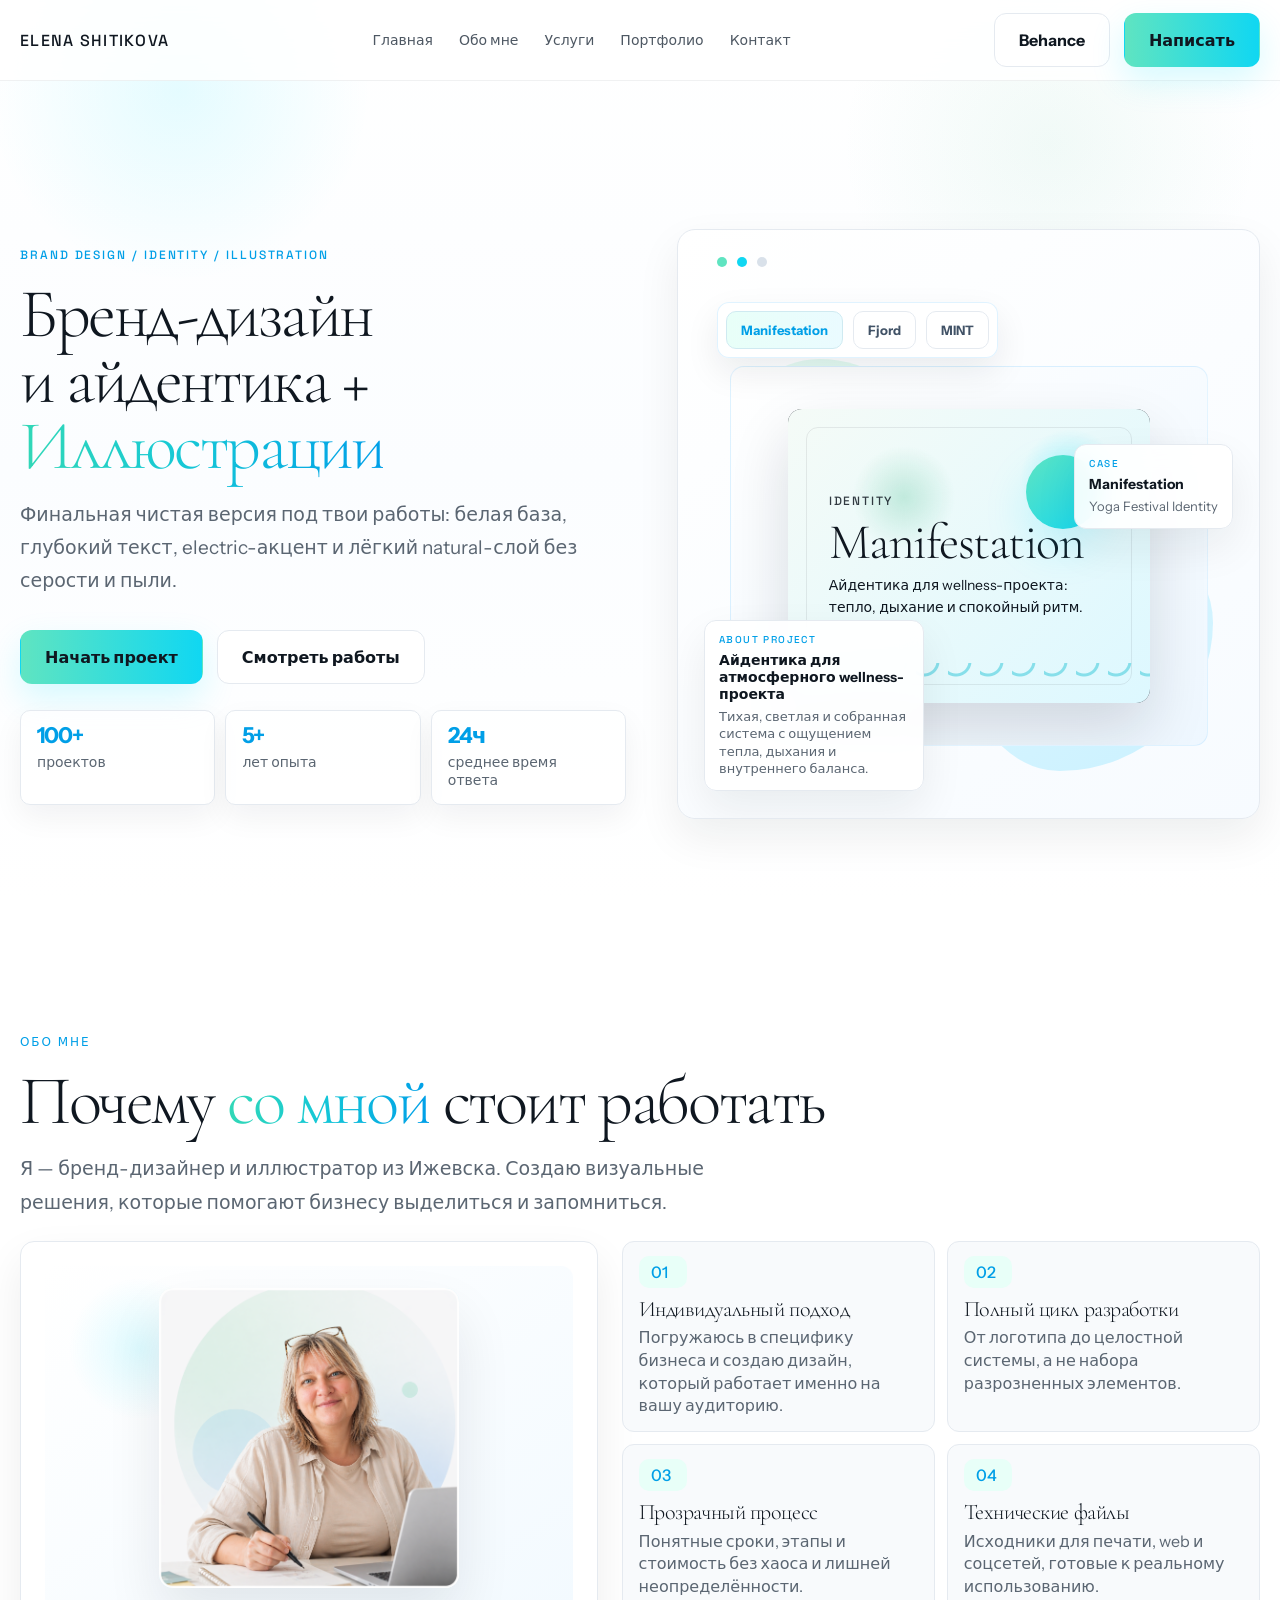
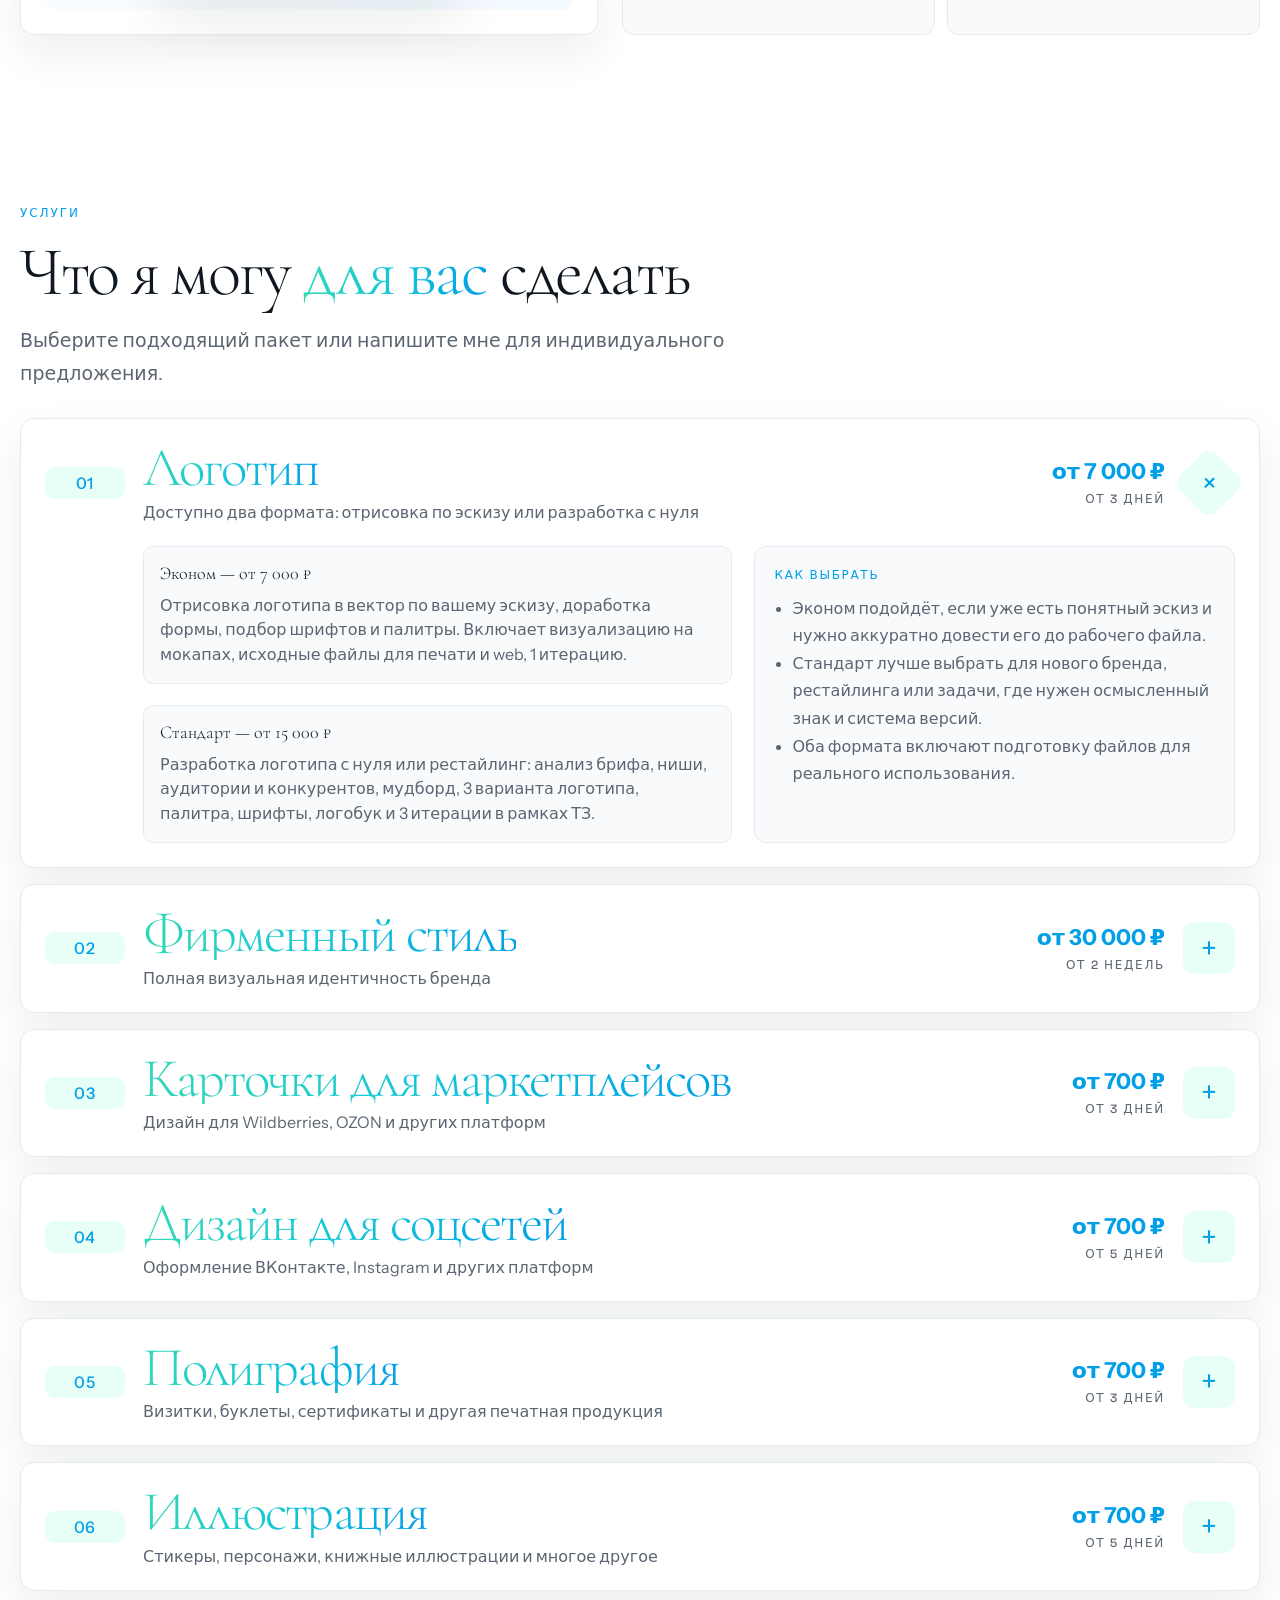
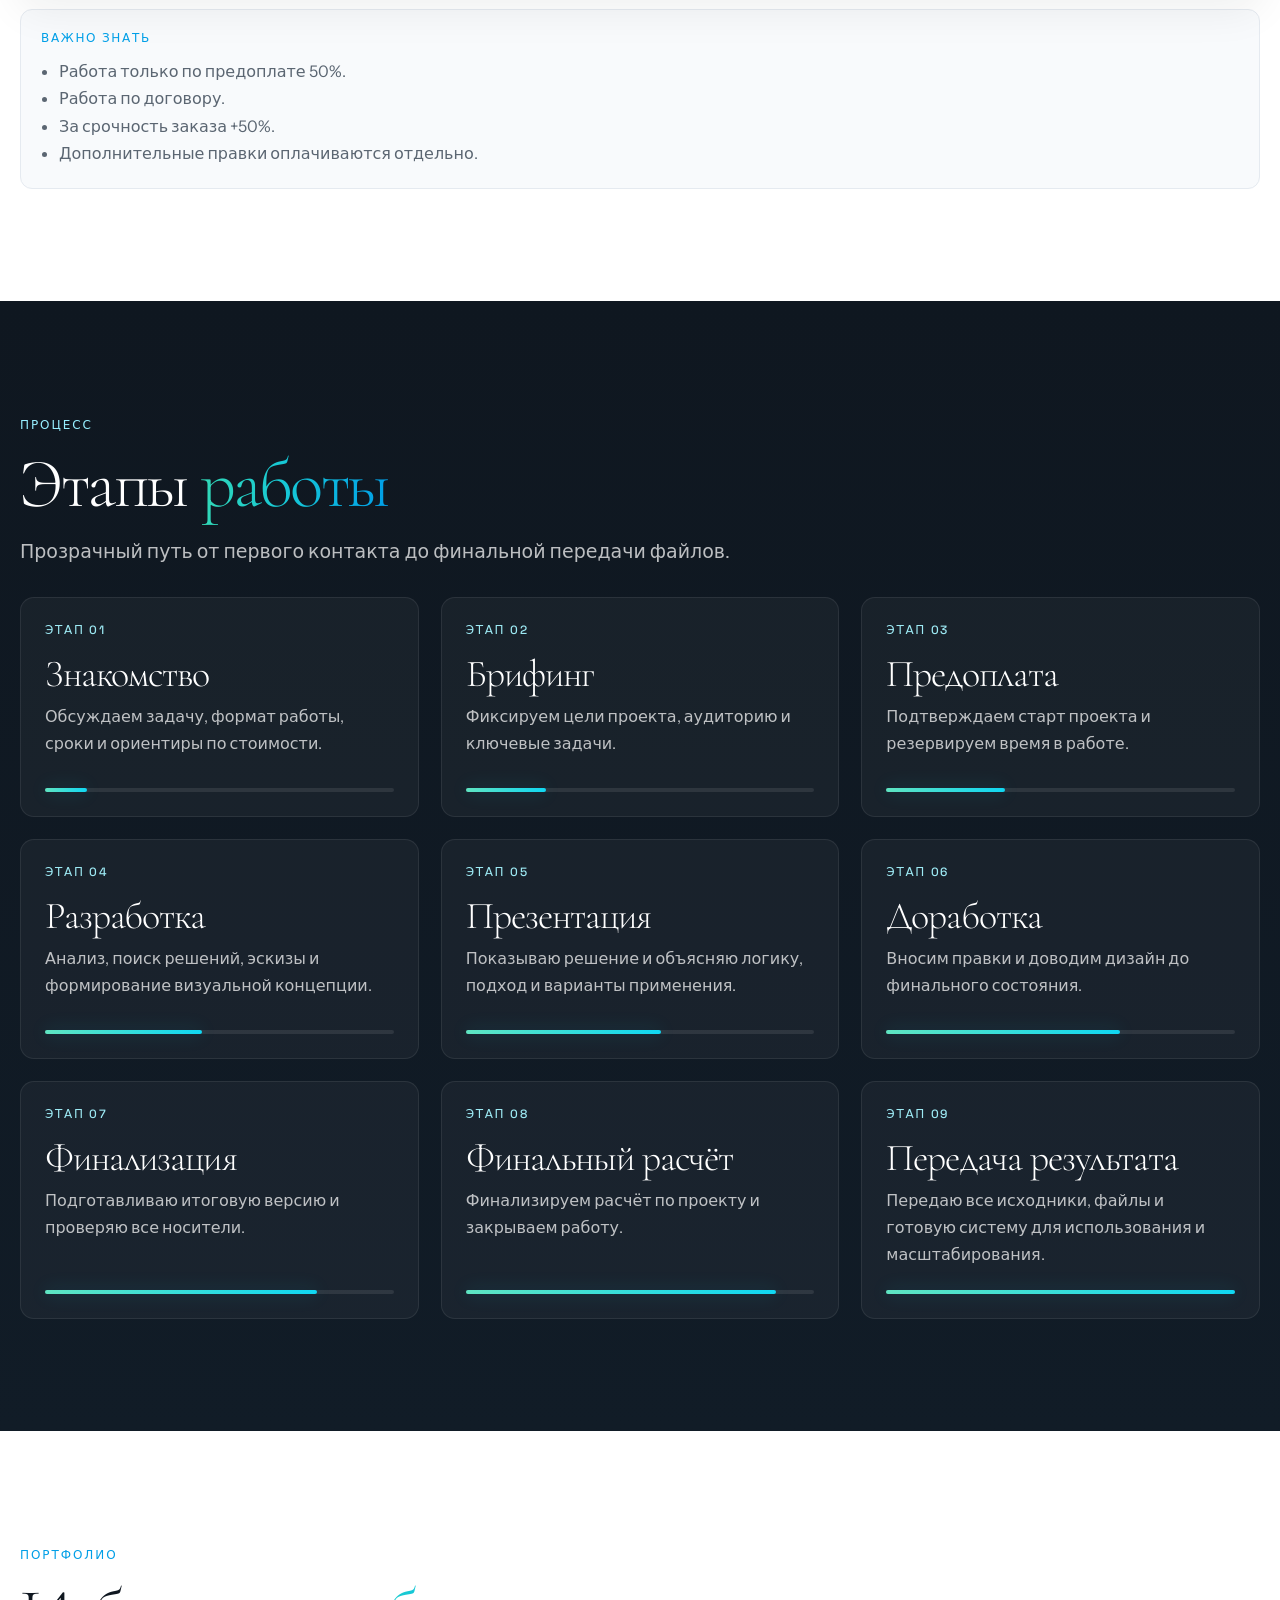
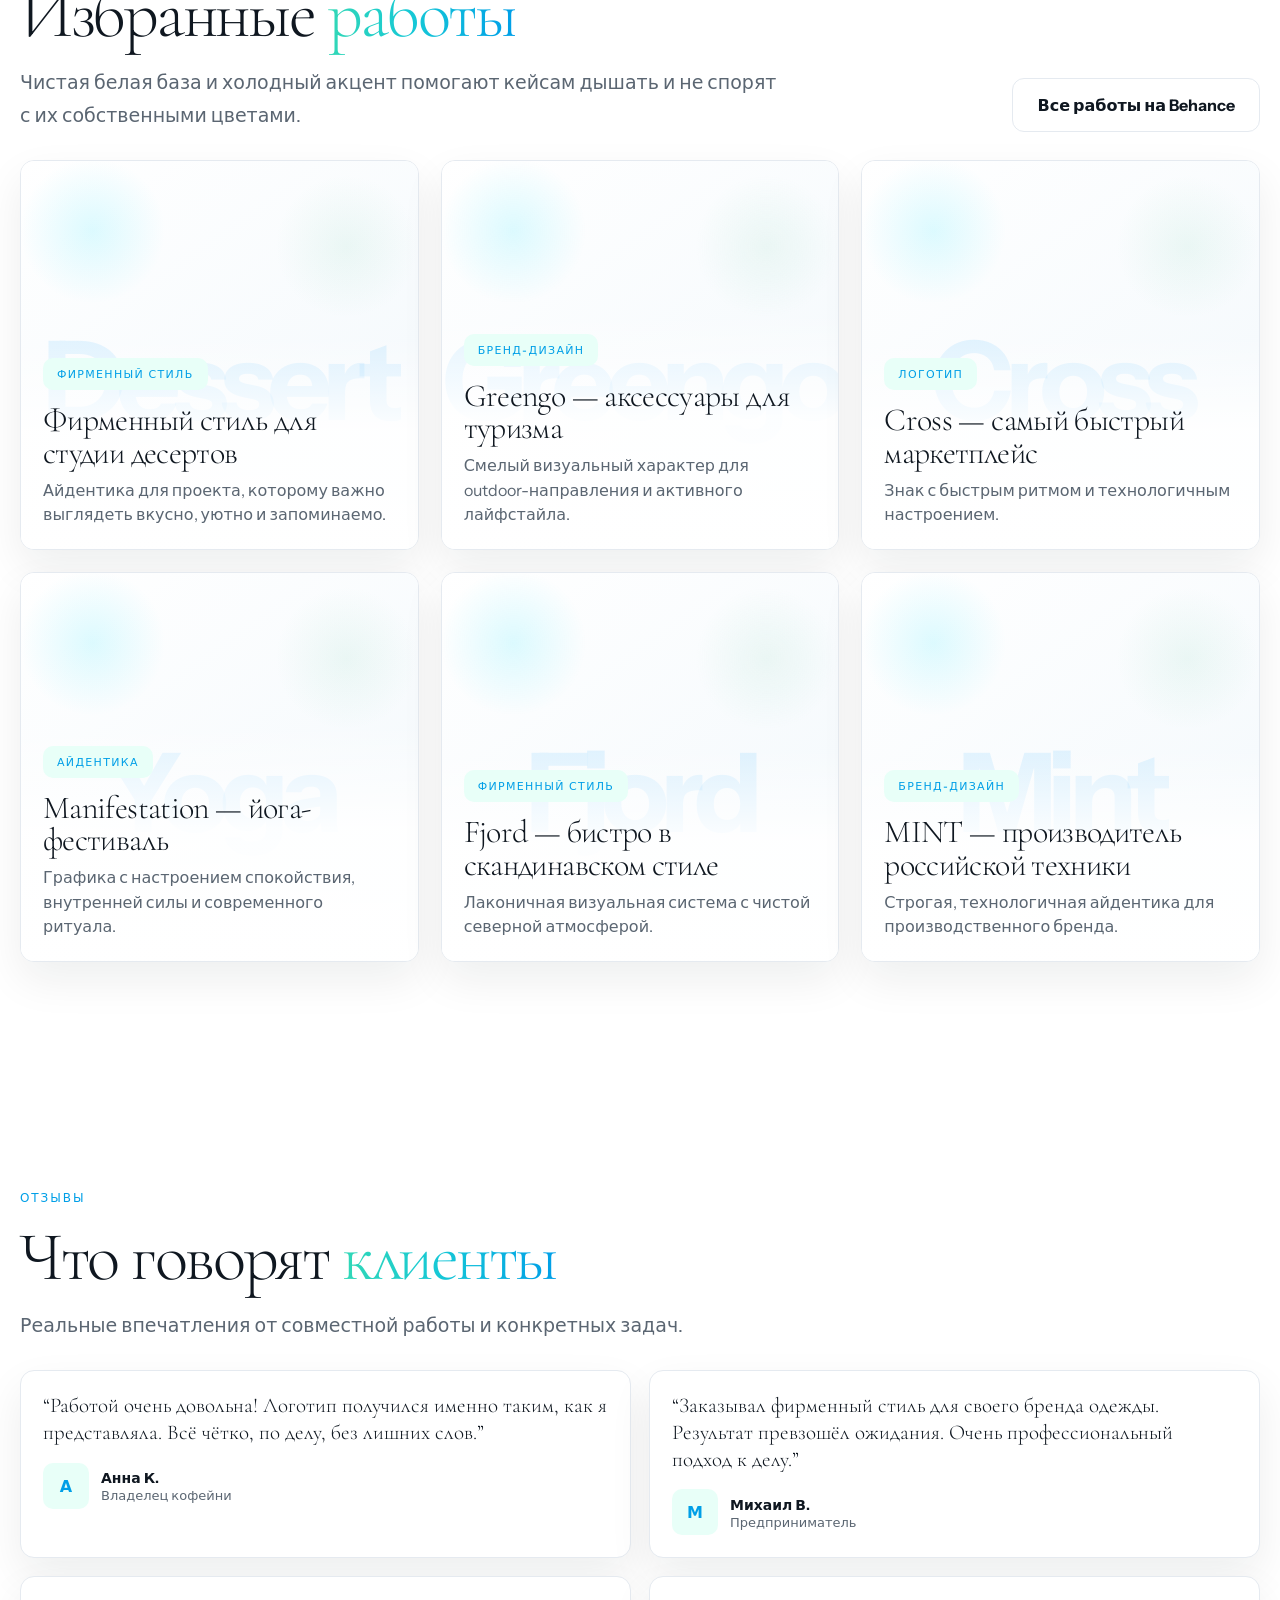
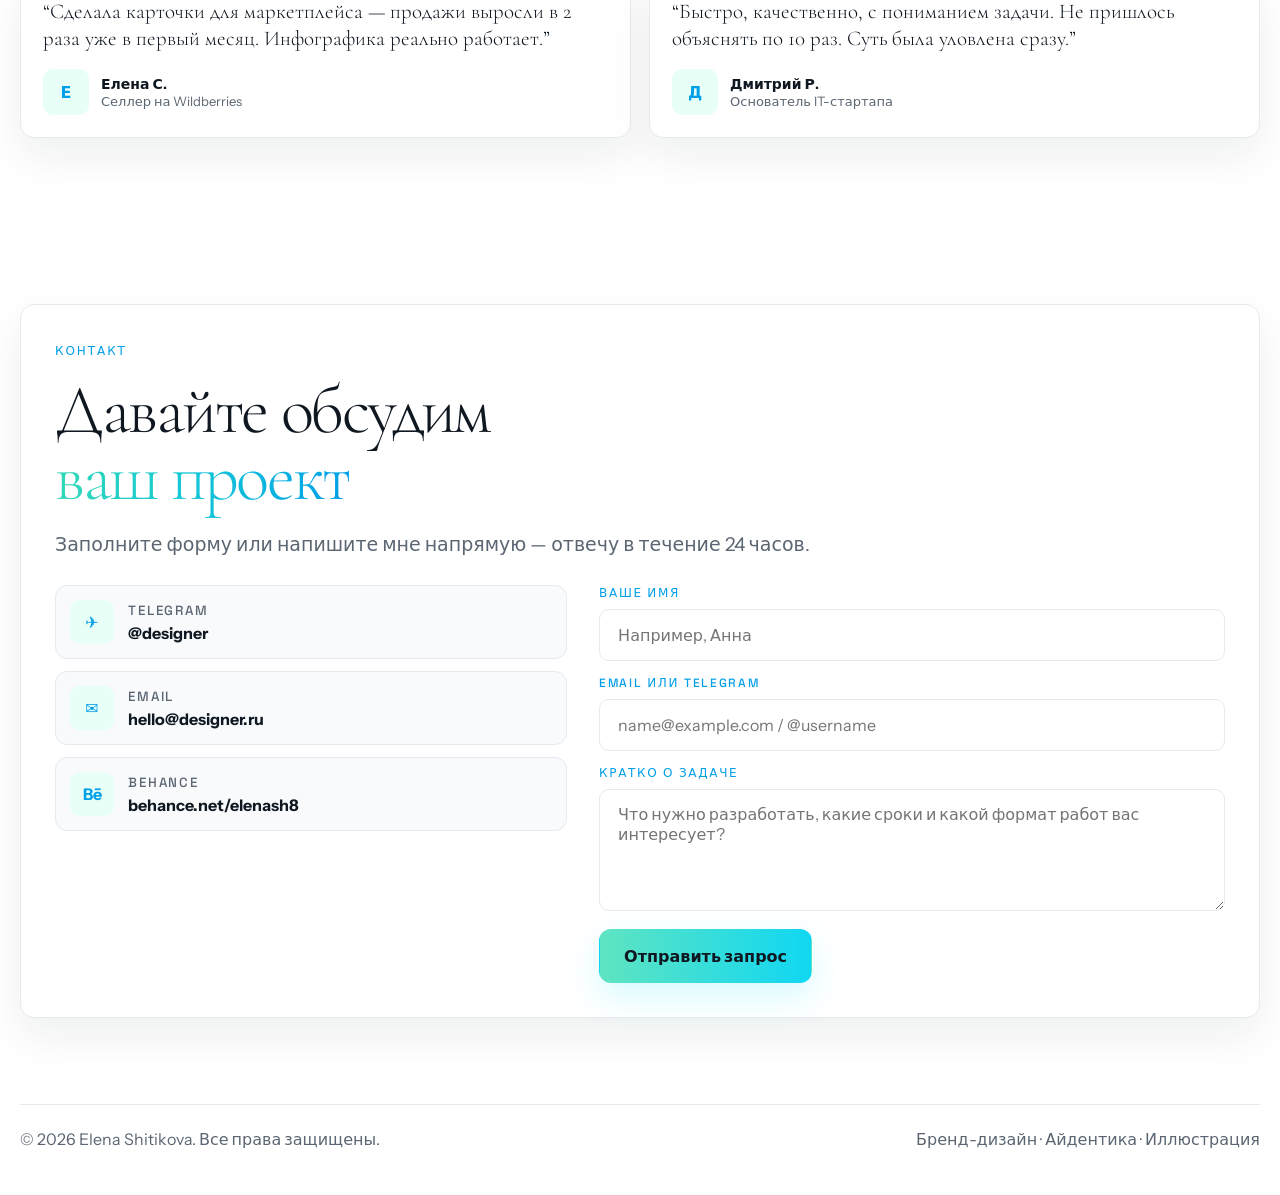
<file: index.html>
<!DOCTYPE html>
<html lang="ru">
<head>
<meta charset="UTF-8" />
<meta name="viewport" content="width=device-width, initial-scale=1.0" />
<title>Елена Шитикова — Final Palette</title>
<meta name="description" content="Бренд-дизайн, айдентика, карточки для маркетплейсов, полиграфия и иллюстрации. Портфолио и услуги Елены Шитиковой." />
<link rel="preconnect" href="https://fonts.googleapis.com">
<link rel="preconnect" href="https://fonts.gstatic.com" crossorigin>
<link href="https://fonts.googleapis.com/css2?family=Cormorant+Garamond:wght@300;400&family=Instrument+Sans:wght@400;500;600;700&family=Space+Grotesk:wght@300;400;500;700&display=swap" rel="stylesheet">
<style>
:root{
  --font-title:"Cormorant Garamond", Georgia, "Times New Roman", serif;
  --font-main:"Instrument Sans", ui-sans-serif, system-ui, -apple-system, "Segoe UI", sans-serif;
  --font-label:"Space Grotesk", ui-sans-serif, system-ui, -apple-system, "Segoe UI", sans-serif;
  --bg:#FFFFFF;
  --bg-soft:#F8FAFC;
  --card:#FFFFFF;
  --card-hover:#F1F5F9;
  --line:#E5EAF0;
  --text:#0F1720;
  --muted:#5B6672;
  --natural:#5FE4C1;
  --natural-soft:#E8FFF8;
  --electric:#10D7F2;
  --electric-deep:#009FE7;
  --shadow:0 18px 44px rgba(15,23,32,.07);
  --container:1240px;
  --section:112px;
  --page-gradient:
    radial-gradient(circle at 14% 10%, rgba(0,224,255,.10), transparent 14%),
    radial-gradient(circle at 82% 16%, rgba(126,209,178,.10), transparent 16%),
    linear-gradient(180deg, #FFFFFF 0%, #FBFDFF 52%, #FFFFFF 100%);
}
*{box-sizing:border-box}
html{scroll-behavior:smooth}
body{
  margin:0;
  font-family:var(--font-main);
  color:var(--text);
  background:var(--page-gradient);
  background-attachment:fixed;
}
a{text-decoration:none;color:inherit}
button,input,textarea{font:inherit}
.container{width:min(var(--container), calc(100% - 40px)); margin:0 auto}
.section{padding:var(--section) 0; background:transparent}
.hero,
.section-soft,
.footer{background:transparent}
.section-dark{background:linear-gradient(180deg, #0F1720 0%, #111C27 100%); color:#fff}
.eyebrow{
  display:inline-block; margin-bottom:18px; font-size:12px; letter-spacing:.16em;
  text-transform:uppercase; font-weight:500; color:var(--electric-deep);
  font-family:var(--font-label);
}
.section-dark .eyebrow{color:#97EFFF}
.title{
  margin:0; font-size:clamp(40px,5.4vw,80px); line-height:.96;
  font-family:var(--font-title);
  letter-spacing:-.035em; font-weight:300;
}
.title .accent{
  background:linear-gradient(90deg, #32D8B6 0%, #16C8D6 45%, #009FE8 100%);
  -webkit-background-clip:text; background-clip:text; color:transparent;
}
.lead{
  margin:18px 0 0; max-width:760px; color:var(--muted);
  font-size:19px; line-height:1.75;
}
.section-dark .lead{color:rgba(255,255,255,.72)}
.header{
  position:sticky; top:0; z-index:50; backdrop-filter:blur(16px);
  background:rgba(255,255,255,.82); border-bottom:1px solid rgba(15,23,32,.06);
}
.header .container{
  min-height:80px; display:flex; align-items:center; justify-content:space-between; gap:24px;
}
.brand{font-family:var(--font-label); font-weight:500; letter-spacing:.08em; text-transform:uppercase}
.nav{display:flex; gap:26px; font-size:14px; color:#4E5863}
.nav a{position:relative}
.nav a:after{
  content:""; position:absolute; left:0; right:0; bottom:-8px; height:2px;
  background:linear-gradient(90deg, var(--natural), var(--electric));
  transform:scaleX(0); transform-origin:left; transition:.3s;
}
.nav a:hover:after{transform:scaleX(1)}
.actions{display:flex; gap:14px; align-items:center}
.btn{
  display:inline-flex; align-items:center; justify-content:center; gap:10px;
  min-height:54px; padding:0 24px; border-radius:12px; font-weight:700;
  transition:.28s ease; border:1px solid transparent; cursor:pointer;
}
.btn:hover{transform:translateY(-2px)}
.btn-primary{
  background:linear-gradient(90deg, var(--natural), var(--electric));
  color:#0F1720; box-shadow:0 14px 34px rgba(0,224,255,.16);
}
.btn-secondary{background:#fff; border-color:var(--line); color:var(--text)}
.btn-secondary:hover{background:var(--card-hover)}

.hero{padding:clamp(34px,5vh,58px) 0 clamp(42px,6vh,72px)}
.hero-grid{
  min-height:calc(100vh - 104px);
  display:grid; grid-template-columns:minmax(0,1.02fr) minmax(420px,.98fr); gap:clamp(32px,4vw,56px); align-items:center;
}
.hero-copy .lead{max-width:650px}
.hero-actions{display:flex; gap:14px; flex-wrap:wrap; margin-top:32px}
.hero-stats{
  display:grid;
  grid-template-columns:repeat(3,minmax(0,1fr));
  gap:10px;
  margin-top:26px;
  max-width:620px;
}
.hero-stat{
  background:rgba(255,255,255,.78);
  border:1px solid var(--line);
  border-radius:10px;
  padding:14px 16px;
  box-shadow:0 12px 30px rgba(15,23,32,.055);
}
.hero-stat strong{
  display:block;
  font-size:22px;
  line-height:1;
  letter-spacing:-.045em;
  color:var(--electric-deep);
}
.hero-stat span{
  display:block;
  margin-top:6px;
  font-size:14px;
  line-height:1.35;
  color:var(--muted);
}
.hero-visual{
  position:relative; min-height:640px; border-radius:18px;
  background:linear-gradient(145deg, #FFFFFF 0%, #F7FBFF 100%);
  border:1px solid var(--line); overflow:hidden; box-shadow:var(--shadow);
}
.hero-frame{
  position:absolute; inset:24px; border-radius:14px;
  border:1px solid rgba(0,158,255,.10);
}
.hero-topbar{
  position:absolute; left:36px; top:36px; display:flex; gap:10px;
}
.hero-topbar span{
  width:10px; height:10px; border-radius:999px; background:var(--line);
}
.hero-topbar span:nth-child(1){background:var(--natural)}
.hero-topbar span:nth-child(2){background:var(--electric)}
.hero-topbar span:nth-child(3){background:#D9E1EA}
.hero-wave{
  position:absolute; inset:auto 34px 34px 34px; height:2px;
  background:linear-gradient(90deg, rgba(126,209,178,.15), rgba(0,224,255,.48), rgba(126,209,178,.15));
}
.hero-blob{
  position:absolute; border-radius:46% 54% 60% 40% / 44% 42% 58% 56%;
}
.hero-blob.a{
  width:220px;height:220px;left:42px;top:72px;
  background:linear-gradient(145deg, #EAFBF5, #CCF6E5);
}
.hero-blob.b{
  width:300px;height:300px;right:28px;bottom:34px;
  background:linear-gradient(145deg, #DFF7FF, #CAF1FF);
}
.hero-core{
  position:absolute; inset:102px 96px 108px 96px; border-radius:14px;
  overflow:hidden;
  background:
    radial-gradient(circle at 28% 24%, rgba(0,224,255,.14), transparent 15%),
    radial-gradient(circle at 72% 76%, rgba(126,209,178,.14), transparent 17%),
    linear-gradient(145deg, #FFFFFF 0%, #EEF7FF 100%);
  border:1px solid rgba(0,158,255,.10);
  display:grid; place-items:center;
}
.hero-core .shape{
  width:76%; aspect-ratio:1/1; border-radius:14px;
  background:linear-gradient(145deg, #0F1720, #182433);
  position:relative; box-shadow:0 28px 60px rgba(15,23,32,.15);
}
.hero-core .shape:before{
  content:""; position:absolute; inset:18px; border:2px solid #8DEBFF; border-radius:12px;
}
.hero-core .shape:after{
  content:"✦"; position:absolute; inset:0; display:grid; place-items:center;
  font-size:112px; color:#fff;
}
.hero-panel{
  position:absolute; background:rgba(255,255,255,.9); backdrop-filter:blur(12px);
  border:1px solid var(--line); border-radius:12px; box-shadow:var(--shadow);
  padding:16px 18px; max-width:220px;
}
.hero-panel strong{
  display:block; margin-bottom:8px; font-size:12px; letter-spacing:.14em;
  font-family:var(--font-label); font-weight:500;
  text-transform:uppercase; color:var(--electric-deep);
}
.hero-panel span{color:var(--muted); line-height:1.5; font-size:14px}
.hero-panel.one{left:28px;bottom:28px}
.hero-panel.two{right:28px;top:84px}

.hero-stage{
  position:relative; width:100%; height:clamp(470px, calc(100vh - 200px), 590px); border-radius:18px;
  background:linear-gradient(145deg, #FFFFFF 0%, #F7FBFF 100%);
  border:1px solid var(--line); overflow:hidden; box-shadow:var(--shadow);
  padding:26px; isolation:isolate;
}
.hero-stage .hero-frame{
  position:absolute; inset:clamp(16px,2vw,24px); border-radius:14px;
  border:1px solid rgba(0,158,255,.10); pointer-events:none;
}
.hero-stage .hero-topbar{position:absolute; left:clamp(24px,3vw,40px); top:clamp(20px,3vh,32px); display:flex; gap:10px; z-index:12}
.case-switcher{
  position:absolute; left:clamp(24px,3vw,40px); top:clamp(56px,8vh,72px); right:clamp(24px,3vw,40px);
  display:flex; gap:10px; flex-wrap:wrap; z-index:20;
  width:max-content; max-width:calc(100% - 80px);
  padding:8px; border-radius:12px;
  background:rgba(255,255,255,.9);
  border:1px solid rgba(0,158,255,.12);
  box-shadow:0 14px 34px rgba(15,23,32,.08);
  backdrop-filter:blur(12px);
}
.case-btn{
  border:1px solid var(--line); background:rgba(255,255,255,.78);
  color:#415266; padding:10px 14px; border-radius:10px; font-weight:700;
  font-size:13px; cursor:pointer; transition:.22s ease;
}
.case-btn.active{
  background:linear-gradient(90deg, var(--natural-soft), #EAFBFF);
  color:var(--electric-deep); border-color:#CFEAF1;
}
.case-bg-blob{
  position:absolute; border-radius:46% 54% 60% 40% / 44% 42% 58% 56%; z-index:0;
}
.case-bg-blob.a{width:clamp(150px,14vw,220px);height:clamp(150px,14vw,220px);left:10%;top:22%;background:linear-gradient(145deg,#EAFBF5,#CCF6E5)}
.case-bg-blob.b{width:clamp(210px,20vw,300px);height:clamp(210px,20vw,300px);right:8%;bottom:8%;background:linear-gradient(145deg,#DFF7FF,#CAF1FF)}
.case-card{
  position:absolute; inset:clamp(118px,17vh,136px) clamp(34px,4vw,54px) clamp(58px,8vh,78px) clamp(34px,4vw,54px); border-radius:14px;
  background:linear-gradient(145deg, #FFFFFF 0%, #EEF7FF 100%);
  border:1px solid rgba(0,158,255,.10); overflow:hidden; display:grid; place-items:center; z-index:1;
}
.case-media{
  width:min(76%, 430px); max-height:78%; aspect-ratio:1 / 1; border-radius:14px; overflow:hidden;
  position:relative; box-shadow:0 28px 60px rgba(15,23,32,.14); background:#0F1720;
}
.case-slide{
  position:absolute; inset:0; opacity:0; transform:scale(1.01);
  transition:opacity .28s ease, transform .28s ease; pointer-events:none;
}
.case-slide.active{opacity:1; transform:scale(1); pointer-events:auto}
.case-art{
  width:100%; height:100%; display:grid; place-items:center;
  position:relative; padding:28px; color:#fff;
}
.case-art h3{margin:0; font-family:var(--font-title); font-size:clamp(34px,4.2vw,50px); line-height:.92; letter-spacing:-.03em; font-weight:300}
.case-art p{display:none; margin:10px 0 0; font-size:14px; line-height:1.55; max-width:280px; overflow-wrap:break-word}
.case-art.is-ready p{display:block}
.case-art small{display:block; margin-bottom:10px; font-family:var(--font-label); font-size:12px; letter-spacing:.15em; text-transform:uppercase; font-weight:500; opacity:.84}
.case-manifestation{
  background:
    radial-gradient(circle at 32% 30%, rgba(126,209,178,.4), transparent 16%),
    radial-gradient(circle at 78% 24%, rgba(0,224,255,.28), transparent 14%),
    linear-gradient(135deg, #F5FBF7 0%, #DDF8FF 100%);
  color:#0F1720;
}
.case-manifestation:before,
.case-fjord:before{
  content:""; position:absolute; inset:18px; border:1px solid rgba(15,23,32,.08); border-radius:12px;
}
.case-manifestation .sun{
  position:absolute; top:46px; right:50px; width:74px; height:74px; border-radius:999px;
  background:linear-gradient(135deg, var(--natural), var(--electric));
  box-shadow:0 18px 44px rgba(0,224,255,.18);
}
.case-manifestation .line,
.case-fjord .wave{
  position:absolute; left:0; right:0; bottom:24px; height:16px;
  background:radial-gradient(circle at 8px -2px, transparent 12px, #7DDCE8 13px, #7DDCE8 15px, transparent 16px) repeat-x;
  background-size:32px 16px; opacity:.9;
}
.case-fjord{
  background:linear-gradient(135deg, #EFE8D7 0%, #DDECF0 100%);
  color:#0F1720;
}
.case-fjord .fish{
  position:absolute; top:46px; left:50%; transform:translateX(-50%);
  display:flex; gap:16px; color:#2CC7D6; font-size:18px;
}
.case-mint{
  background:linear-gradient(180deg, #CFE4FF 0%, #EAF4FF 46%, #FFFFFF 100%);
  color:#0F1720;
}
.case-mint .building{
  position:absolute; bottom:0; width:58%; height:68%; border-radius:16px 16px 0 0;
  background:linear-gradient(180deg,#4A9BFF,#2E72D8); box-shadow:inset 0 0 0 2px rgba(255,255,255,.2);
}
.case-mint .building:before,
.case-mint .building:after{
  content:""; position:absolute; inset:16px;
  background:linear-gradient(90deg, rgba(255,255,255,.72) 0 10%, transparent 10% 18%) repeat;
  background-size:42px 100%; opacity:.46;
}
.case-mint .building:after{
  inset:auto 12% 0 auto; width:36%; height:84%; border-radius:16px 16px 0 0;
  background:linear-gradient(180deg,#68B5FF,#3786EA);
}
.case-mint .logo{
  position:absolute; right:30px; bottom:26px; font-size:38px; font-weight:700; color:#FFFFFF;
}
.case-caption{
  position:absolute; background:rgba(255,255,255,.92); backdrop-filter:blur(12px);
  border:1px solid var(--line); border-radius:12px; box-shadow:var(--shadow);
  padding:12px 14px; max-width:205px; z-index:10;
}
.case-caption small{
  display:block; margin-bottom:6px; color:var(--electric-deep); font-size:10px;
  font-family:var(--font-label); letter-spacing:.14em; text-transform:uppercase; font-weight:500;
}
.case-caption strong{display:block; font-size:14px; line-height:1.22}
.case-caption span{display:block; margin-top:5px; color:var(--muted); font-size:13px; line-height:1.35; overflow-wrap:break-word}
.caption-right{right:clamp(18px,2vw,26px); top:clamp(176px,28vh,214px)}
.caption-bottom{left:clamp(18px,2vw,26px); bottom:clamp(18px,3vh,30px); max-width:220px}
.hero-stage > .hero-blob,
.hero-stage > .hero-wave,
.hero-stage > .hero-core,
.hero-stage > .hero-panel{display:none}

#about.section{padding:clamp(34px,6vh,68px) 0}
.about-grid{display:grid; gap:22px}
.about-head{max-width:900px}
.about-layout{
  display:grid;
  grid-template-columns:minmax(340px,.95fr) minmax(0,1.05fr);
  gap:clamp(16px,2vw,24px);
  align-items:stretch;
}
.panel,.review,.contact-shell{
  background:#fff; border:1px solid var(--line); border-radius:14px; box-shadow:var(--shadow);
}
.about-panel{padding:24px; min-height:100%}
.about-art{
  height:100%;
  min-height:clamp(280px,25vw,360px);
  border-radius:12px;
  background:
    radial-gradient(circle at 18% 24%, rgba(0,224,255,.12), transparent 14%),
    linear-gradient(145deg, #FFFFFF, #F3FAFF);
  display:grid; place-items:center;
}
.about-art .object{
  width:min(62%, 300px); aspect-ratio:1/1; border-radius:14px;
  background:linear-gradient(145deg, #E7F7F1, #D5F3FF 58%, #FFFFFF 100%);
  box-shadow:0 28px 56px rgba(15,23,32,.09); display:grid; place-items:center;
  overflow:hidden;
}
.about-art .object span{font-size:120px; color:var(--electric-deep)}
.about-art .object img{
  width:100%;
  height:100%;
  display:block;
  object-fit:cover;
}
.about-points{
  display:grid;
  grid-template-columns:repeat(2,minmax(0,1fr));
  grid-template-rows:repeat(2,minmax(0,1fr));
  gap:12px;
  height:100%;
}
.point{
  background:var(--bg-soft); border:1px solid var(--line); border-radius:12px; padding:14px 16px;
  display:flex; flex-direction:column;
}
.point .num{
  display:inline-flex; min-width:48px; width:max-content; padding:6px 12px; border-radius:10px;
  background:var(--natural-soft); color:var(--electric-deep); font-weight:500; margin-bottom:10px;
}
.point h3{margin:0 0 6px; font-family:var(--font-title); font-size:22px; line-height:1.02; font-weight:300; letter-spacing:-.02em}
.point p{margin:0; color:var(--muted); line-height:1.42}

.section-head{
  display:flex; justify-content:space-between; gap:24px; align-items:end; margin-bottom:28px;
}
.accordion{display:grid; gap:16px}
.acc{
  background:#fff; border:1px solid var(--line); border-radius:14px; overflow:hidden; box-shadow:var(--shadow);
}
.acc-btn{
  width:100%; border:0; background:none; cursor:pointer; text-align:left;
  display:grid; grid-template-columns:80px 1fr auto auto; gap:18px; align-items:center;
  padding:24px;
}
.acc-num{
  display:inline-flex;
  align-items:center;
  justify-content:center;
  min-width:58px;
  padding:8px 14px;
  border-radius:10px;
  background:var(--natural-soft);
  font-size:16px;
  line-height:1;
  font-weight:500;
  letter-spacing:.04em;
  color:var(--electric-deep);
}
.acc-title{
  display:inline-block;
  font-family:var(--font-title); font-size:55px; line-height:.92; letter-spacing:-.035em; font-weight:300;
  background:linear-gradient(90deg, #32D8B6 0%, #16C8D6 45%, #009FE8 100%);
  -webkit-background-clip:text; background-clip:text; color:transparent;
}
.acc-sub{margin-top:8px; color:var(--muted)}
.acc-price{text-align:right}
.acc-price strong{display:block; font-size:22px; color:var(--electric-deep)}
.acc-price span{
  display:block; margin-top:6px; font-size:12px; letter-spacing:.14em;
  font-family:var(--font-label); font-weight:500;
  text-transform:uppercase; color:var(--muted);
}
.acc-plus{
  width:52px; height:52px; border-radius:12px; display:grid; place-items:center;
  background:var(--natural-soft); color:var(--electric-deep); font-size:30px; transition:.28s ease;
}
.acc.open .acc-plus{transform:rotate(45deg)}
.acc-panel{max-height:0; overflow:hidden; transition:max-height .4s ease}
.acc-inner{
  padding:0 24px 24px 122px; display:grid; grid-template-columns:1.1fr .9fr; gap:22px;
}
.features{display:grid; gap:9px}
.feature{
  display:flex; gap:10px; color:#46515A; line-height:1.5;
}
.feature i{
  width:8px; height:8px; border-radius:999px;
  background:linear-gradient(90deg, var(--natural), var(--electric));
  flex-shrink:0; margin-top:.6em;
}
.note{
  border-radius:12px; padding:20px; background:var(--bg-soft); border:1px solid var(--line);
}
.note h4{
  margin:0 0 12px; font-size:12px; letter-spacing:.14em;
  font-family:var(--font-label); font-weight:500;
  text-transform:uppercase; color:var(--electric-deep);
}
.note ul{margin:0; padding-left:18px; color:var(--muted); line-height:1.72}
.service-format{
  padding:16px;
  border:1px solid var(--line);
  border-radius:10px;
  background:var(--bg-soft);
}
.service-format + .service-format{margin-top:12px}
.service-format h4{
  margin:0 0 8px;
  font-family:var(--font-title);
  font-size:18px;
  line-height:1.2;
  font-weight:300;
}
.service-format p{margin:0; color:var(--muted); line-height:1.55}

.process-grid,.portfolio-grid{
  display:grid; grid-template-columns:repeat(3,1fr); gap:22px;
}
.box{
  padding:24px; background:rgba(255,255,255,.04); border:1px solid rgba(255,255,255,.08); border-radius:14px;
}
.process-grid{
  counter-reset: process-step;
}
.process-grid .box{
  position:relative; min-height:220px; display:flex; flex-direction:column;
  overflow:hidden; counter-increment:process-step;
}
.process-grid .box:before{
  content:""; position:absolute; left:24px; right:24px; bottom:24px; height:4px;
  border-radius:999px; background:rgba(255,255,255,.09);
}
.process-grid .box:after{
  content:""; position:absolute; left:24px; bottom:24px; width:calc((100% - 48px) * var(--step-progress, .12)); height:4px;
  border-radius:999px; background:linear-gradient(90deg, var(--natural), var(--electric));
  box-shadow:0 0 18px rgba(16,215,242,.22);
}
.phase{
  display:flex; align-items:center; justify-content:space-between; margin-bottom:18px;
}
.phase span{
  font-family:var(--font-label); font-size:12px; letter-spacing:.14em; font-weight:500; text-transform:uppercase; color:#9DEAF4;
}
.phase b{
  display:none;
}
.box h3{
  margin:0 0 10px; font-family:var(--font-title); font-size:38px; line-height:.98; letter-spacing:-.025em; font-weight:300;
}
.box p{
  margin:0; color:rgba(255,255,255,.72); line-height:1.7;
}
.process-grid .box p{padding-bottom:26px}

.work{
  min-height:390px; position:relative; overflow:hidden;
}
.work-art{
  position:absolute; inset:0;
  background:
    radial-gradient(circle at 18% 18%, rgba(0,224,255,.13), transparent 16%),
    radial-gradient(circle at 82% 22%, rgba(126,209,178,.12), transparent 16%),
    linear-gradient(145deg, #FFFFFF 0%, #F2F8FC 100%);
}
.work-art span{
  position:absolute; inset:auto 0 26% 0; text-align:center;
  font-size:110px; letter-spacing:-.08em; font-weight:700; color:rgba(0,158,255,.10);
}
.work-content{
  position:absolute; inset:auto 0 0 0; padding:22px;
  background:linear-gradient(180deg, rgba(255,255,255,0), rgba(255,255,255,.92) 44%, rgba(255,255,255,.98) 100%);
}
.tag{
  display:inline-flex; padding:9px 14px; border-radius:10px;
  background:var(--natural-soft); color:var(--electric-deep);
  font-family:var(--font-label); font-size:11px; font-weight:500; letter-spacing:.12em; text-transform:uppercase;
}
.work h3{margin:14px 0 8px; font-family:var(--font-title); font-size:32px; line-height:1.02; font-weight:300; letter-spacing:-.02em}
.work p{margin:0; color:var(--muted); line-height:1.55}
.work-arrow{
  position:absolute; right:18px; top:18px; width:50px; height:50px;
  border-radius:12px; display:grid; place-items:center;
  background:linear-gradient(90deg, var(--natural), var(--electric));
  color:#0F1720; opacity:0; transform:translateY(10px); transition:.3s ease;
}
.work:hover .work-arrow{opacity:1; transform:translateY(0)}
.work:hover .work-art{transform:scale(1.04); transition:.55s ease}

.reviews-grid{
  display:grid; grid-template-columns:repeat(2,1fr); gap:18px;
}
.review{padding:22px}
.quote{font-family:var(--font-title); font-size:21px; line-height:1.28; font-weight:300}
.author{
  display:flex; gap:12px; align-items:center; margin-top:16px;
}
.avatar{
  width:46px; height:46px; border-radius:10px; display:grid; place-items:center;
  background:var(--natural-soft); color:var(--electric-deep); font-weight:700;
}
.author strong{font-size:14px}
.author span{display:block; color:var(--muted); font-size:13px; line-height:1.35}

.contact-shell{padding:clamp(22px,3vw,34px)}
#contact.section{padding:clamp(34px,6vh,68px) 0}
.contact-head{
  max-width:none;
  margin-bottom:24px;
}
.contact-head .lead{max-width:760px}
.contact-grid{
  display:grid; grid-template-columns:.9fr 1.1fr; gap:clamp(18px,3vw,32px); align-items:start;
}
.contact-links{
  display:grid; gap:12px;
}
.contact-link{
  display:flex; gap:14px; align-items:center; padding:14px;
  border-radius:12px; background:var(--bg-soft); border:1px solid var(--line);
}
.ic{
  width:44px; height:44px; border-radius:10px; display:grid; place-items:center;
  background:var(--natural-soft); color:var(--electric-deep); font-weight:700;
}
.contact-link small{
  display:block; margin-bottom:4px; color:var(--muted);
  font-family:var(--font-label); font-weight:500; letter-spacing:.14em; text-transform:uppercase;
}
.field{margin-bottom:14px}
.field label{
  display:block; margin-bottom:8px; font-size:12px; letter-spacing:.14em;
  font-family:var(--font-label); text-transform:uppercase; color:var(--electric-deep); font-weight:500;
}
.field input,.field textarea{
  width:100%; min-height:52px; padding:14px 18px; border-radius:10px;
  outline:none; border:1px solid var(--line); background:#fff; color:var(--text);
}
.field textarea{min-height:122px; resize:vertical}
.field input:focus,.field textarea:focus{
  border-color:var(--electric); box-shadow:0 0 0 4px rgba(0,224,255,.10);
}
.success{
  display:none; margin-top:14px; padding:16px 18px; border-radius:10px;
  background:#EAFBFF; color:#087F8C;
}
.footer{
  padding:32px 0 46px; color:var(--muted);
}
.footer .container{
  display:flex; justify-content:space-between; gap:20px; flex-wrap:wrap;
  border-top:1px solid var(--line); padding-top:24px;
}

@media (max-width:1080px){
  .hero-grid,.contact-grid{grid-template-columns:1fr; min-height:auto}
  .about-layout{grid-template-columns:1fr}
  .about-art{min-height:300px}
  .hero-stage{height:clamp(520px,72vw,640px)}
  .process-grid,.portfolio-grid{grid-template-columns:repeat(2,1fr)}
  .acc-inner{grid-template-columns:1fr; padding-left:24px}
}
@media (max-height:760px) and (min-width:1081px){
  .hero{padding:26px 0 38px}
  .hero-grid{min-height:calc(100vh - 84px); gap:34px}
  .title{font-size:clamp(40px,5.2vw,76px)}
  .lead{font-size:18px; line-height:1.62}
  .hero-actions{margin-top:24px}
  .hero-stats{margin-top:18px}
  .hero-stage{height:clamp(450px, calc(100vh - 150px), 540px)}
  .case-card{inset:112px 34px 54px 34px}
  .case-media{width:min(70%, 360px)}
  .caption-right{top:180px}
  .caption-bottom{max-width:220px}
}
@media (max-width:760px){
  :root{--section:84px}
  .nav{display:none}
  .process-grid,.portfolio-grid,.reviews-grid,.about-points{grid-template-columns:1fr}
  .acc-btn{grid-template-columns:56px 1fr 52px}
  .acc-price{display:none}
  .acc-title{font-size:42px}
  .hero-visual{min-height:460px}
  .hero-stage{height:560px; min-height:0}
  .about-art{min-height:260px}
  .about-points{grid-template-rows:none}
  .case-card{inset:140px 24px 72px 24px}
  .caption-right{top:auto; right:20px; bottom:20px}
  .caption-bottom{display:none}
}
@media (max-width:560px){
  .container{width:min(var(--container), calc(100% - 24px))}
  .title{font-size:38px}
  .hero-stats{grid-template-columns:1fr}
}
</style>
</head>
<body>
<header class="header">
  <div class="container">
    <div class="brand">Elena Shitikova</div>
    <nav class="nav">
      <a href="#hero">Главная</a>
      <a href="#about">Обо мне</a>
      <a href="#services">Услуги</a>
      <a href="#portfolio">Портфолио</a>
      <a href="#contact">Контакт</a>
    </nav>
    <div class="actions">
      <a class="btn btn-secondary" href="https://www.behance.net/elenash8" target="_blank" rel="noopener">Behance</a>
      <a class="btn btn-primary" href="#contact">Написать</a>
    </div>
  </div>
</header>

<main>
<section class="hero" id="hero">
  <div class="container hero-grid">
    <div class="hero-copy">
      <div class="eyebrow">Brand design / identity / illustration</div>
      <h1 class="title">Бренд-дизайн<br>и айдентика +<br><span class="accent">Иллюстрации</span></h1>
      <p class="lead">Финальная чистая версия под твои работы: белая база, глубокий текст, electric-акцент и лёгкий natural-слой без серости и пыли.</p>
      <div class="hero-actions">
        <a class="btn btn-primary" href="#contact">Начать проект</a>
        <a class="btn btn-secondary" href="#portfolio">Смотреть работы</a>
      </div>
      <div class="hero-stats" aria-label="Ключевые факты">
        <div class="hero-stat"><strong>100+</strong><span>проектов</span></div>
        <div class="hero-stat"><strong>5+</strong><span>лет опыта</span></div>
        <div class="hero-stat"><strong>24ч</strong><span>среднее время ответа</span></div>
      </div>
    </div>
    <div class="hero-stage">
      <div class="hero-topbar"><span></span><span></span><span></span></div>
      <div class="case-switcher">
        <button class="case-btn active" type="button" data-case="manifestation">Manifestation</button>
        <button class="case-btn" type="button" data-case="fjord">Fjord</button>
        <button class="case-btn" type="button" data-case="mint">MINT</button>
      </div>
      <div class="case-bg-blob a"></div>
      <div class="case-bg-blob b"></div>
      <div class="case-card">
        <div class="case-media">
          <div class="case-slide active" data-slide="manifestation">
            <div class="case-art case-manifestation">
              <div class="sun"></div>
              <div>
                <small>Identity</small>
                <h3>Manifestation</h3>
                <p>РђР№РґРµРЅС‚РёРєР° РґР»СЏ wellness-РїСЂРѕРµРєС‚Р°: С‚РµРїР»Рѕ, РґС‹С…Р°РЅРёРµ Рё СЃРїРѕРєРѕР№РЅС‹Р№ СЂРёС‚Рј.</p>
              </div>
              <div class="line"></div>
            </div>
          </div>
          <div class="case-slide" data-slide="fjord">
            <div class="case-art case-fjord">
              <div class="fish">◁ ◁ ◁</div>
              <div>
                <small>Brand identity</small>
                <h3>Fjord</h3>
                <p>РЎРєР°РЅРґРёРЅР°РІСЃРєР°СЏ С‡РёСЃС‚РѕС‚Р°, СЃРїРѕРєРѕР№РЅС‹Р№ СЂРёС‚Рј Рё Р°С‚РјРѕСЃС„РµСЂРЅС‹Р№ nordic-РІРёР·СѓР°Р».</p>
              </div>
              <div class="wave"></div>
            </div>
          </div>
          <div class="case-slide" data-slide="mint">
            <div class="case-art case-mint">
              <div class="building"></div>
              <div class="logo">MINT</div>
            </div>
          </div>
        </div>
      </div>
      <div class="case-caption caption-right" id="captionMain">
        <small>CASE</small>
        <strong>Manifestation</strong>
        <span>Yoga Festival Identity</span>
      </div>
      <div class="case-caption caption-bottom" id="captionText">
        <small>ABOUT PROJECT</small>
        <strong>РђР№РґРµРЅС‚РёРєР° РґР»СЏ Р°С‚РјРѕСЃС„РµСЂРЅРѕРіРѕ wellness-РїСЂРѕРµРєС‚Р°</strong>
        <span>РўРёС…Р°СЏ, СЃРІРµС‚Р»Р°СЏ Рё СЃРѕР±СЂР°РЅРЅР°СЏ СЃРёСЃС‚РµРјР° СЃ РѕС‰СѓС‰РµРЅРёРµРј С‚РµРїР»Р°, РґС‹С…Р°РЅРёСЏ Рё РІРЅСѓС‚СЂРµРЅРЅРµРіРѕ Р±Р°Р»Р°РЅСЃР°.</span>
      </div>
    </div>
  </div>
</section>

<section class="section section-soft" id="about">
  <div class="container about-grid">
    <div class="about-head">
      <div class="eyebrow">Обо мне</div>
      <h2 class="title">Почему <span class="accent">со мной</span> стоит работать</h2>
      <p class="lead">Я — бренд-дизайнер и иллюстратор из Ижевска. Создаю визуальные решения, которые помогают бизнесу выделиться и запомниться.</p>
    </div>
    <div class="about-layout">
      <div class="panel about-panel">
        <div class="about-art"><div class="object"><img src="portret.png" alt="Портрет Елены Шитиковой"></div></div>
      </div>
      <div class="about-points">
        <article class="point"><span class="num">01</span><h3>Индивидуальный подход</h3><p>Погружаюсь в специфику бизнеса и создаю дизайн, который работает именно на вашу аудиторию.</p></article>
        <article class="point"><span class="num">02</span><h3>Полный цикл разработки</h3><p>От логотипа до целостной системы, а не набора разрозненных элементов.</p></article>
        <article class="point"><span class="num">03</span><h3>Прозрачный процесс</h3><p>Понятные сроки, этапы и стоимость без хаоса и лишней неопределённости.</p></article>
        <article class="point"><span class="num">04</span><h3>Технические файлы</h3><p>Исходники для печати, web и соцсетей, готовые к реальному использованию.</p></article>
      </div>
    </div>
  </div>
</section>

<section class="section" id="services">
  <div class="container">
    <div class="section-head">
      <div>
        <div class="eyebrow">Услуги</div>
        <h2 class="title">Что я могу <span class="accent">для вас</span> сделать</h2>
        <p class="lead">Выберите подходящий пакет или напишите мне для индивидуального предложения.</p>
      </div>
    </div>

    <div class="accordion">
      <article class="acc">
        <button class="acc-btn" type="button"><div class="acc-num">01</div><div><div class="acc-title">Логотип</div><div class="acc-sub">Доступно два формата: отрисовка по эскизу или разработка с нуля</div></div><div class="acc-price"><strong>от 7 000 ₽</strong><span>от 3 дней</span></div><div class="acc-plus">+</div></button>
        <div class="acc-panel"><div class="acc-inner"><div class="features">
          <div class="service-format"><h4>Эконом — от 7 000 ₽</h4><p>Отрисовка логотипа в вектор по вашему эскизу, доработка формы, подбор шрифтов и палитры. Включает визуализацию на мокапах, исходные файлы для печати и web, 1 итерацию.</p></div>
          <div class="service-format"><h4>Стандарт — от 15 000 ₽</h4><p>Разработка логотипа с нуля или рестайлинг: анализ брифа, ниши, аудитории и конкурентов, мудборд, 3 варианта логотипа, палитра, шрифты, логобук и 3 итерации в рамках ТЗ.</p></div>
        </div><div class="note"><h4>Как выбрать</h4><ul><li>Эконом подойдёт, если уже есть понятный эскиз и нужно аккуратно довести его до рабочего файла.</li><li>Стандарт лучше выбрать для нового бренда, рестайлинга или задачи, где нужен осмысленный знак и система версий.</li><li>Оба формата включают подготовку файлов для реального использования.</li></ul></div></div></div>
      </article>

      <article class="acc">
        <button class="acc-btn" type="button"><div class="acc-num">02</div><div><div class="acc-title">Фирменный стиль</div><div class="acc-sub">Полная визуальная идентичность бренда</div></div><div class="acc-price"><strong>от 30 000 ₽</strong><span>от 2 недель</span></div><div class="acc-plus">+</div></button>
        <div class="acc-panel"><div class="acc-inner"><div class="features">
          <div class="feature"><i></i><span>Анализ брифа, ценностей, миссии и аудитории бренда.</span></div>
          <div class="feature"><i></i><span>Разработка логотипа и краткой версии.</span></div>
          <div class="feature"><i></i><span>Фирменные элементы, палитра, шрифты.</span></div>
          <div class="feature"><i></i><span>Визуализация и гайдлайн.</span></div>
          <div class="feature"><i></i><span>5 итераций в рамках ТЗ.</span></div>
        </div><div class="note"><h4>Результат</h4><ul><li>Цельная визуальная система вместо набора разрозненных решений.</li><li>Материалы для печати, соцсетей, сайта и презентаций.</li><li>База для дальнейшего роста бренда.</li></ul></div></div></div>
      </article>

      <article class="acc">
        <button class="acc-btn" type="button"><div class="acc-num">03</div><div><div class="acc-title">Карточки для маркетплейсов</div><div class="acc-sub">Дизайн для Wildberries, OZON и других платформ</div></div><div class="acc-price"><strong>от 700 ₽</strong><span>от 3 дней</span></div><div class="acc-plus">+</div></button>
        <div class="acc-panel"><div class="acc-inner"><div class="features">
          <div class="feature"><i></i><span>Разработка дизайна с учётом правил оферты маркетплейса.</span></div>
          <div class="feature"><i></i><span>Главная карточка — 1000 ₽, последующие слайды — 700 ₽.</span></div>
          <div class="feature"><i></i><span>Размерная сетка — 800 ₽, рич-контент — от 3000 ₽.</span></div>
          <div class="feature"><i></i><span>Подбор палитры и визуальных акцентов под продукт.</span></div>
          <div class="feature"><i></i><span>2 итерации в рамках ТЗ.</span></div>
        </div><div class="note"><h4>Фокус</h4><ul><li>Чтобы карточка привлекала внимание ещё до чтения текста.</li><li>Чтобы инфографика была понятной и визуально чистой.</li><li>Чтобы продукт выглядел убедительно в конкурентной выдаче.</li></ul></div></div></div>
      </article>

      <article class="acc">
        <button class="acc-btn" type="button"><div class="acc-num">04</div><div><div class="acc-title">Дизайн для соцсетей</div><div class="acc-sub">Оформление ВКонтакте, Instagram и других платформ</div></div><div class="acc-price"><strong>от 700 ₽</strong><span>от 5 дней</span></div><div class="acc-plus">+</div></button>
        <div class="acc-panel"><div class="acc-inner"><div class="features">
          <div class="feature"><i></i><span>Аватар, обложка, мобильная обложка, меню сообщества.</span></div>
          <div class="feature"><i></i><span>Шаблоны постов и сторис под единый стиль бренда.</span></div>
          <div class="feature"><i></i><span>Скидка 20% за покупку пакета услуг.</span></div>
          <div class="feature"><i></i><span>Оформление под продажи, имидж и навигацию.</span></div>
          <div class="feature"><i></i><span>2 итерации в рамках ТЗ.</span></div>
        </div><div class="note"><h4>Для чего</h4><ul><li>Чтобы сообщество выглядело целостно и профессионально.</li><li>Чтобы визуал был узнаваемым и поддерживал продажи.</li><li>Чтобы оформление работало и в мобильной, и в десктопной версии.</li></ul></div></div></div>
      </article>

      <article class="acc">
        <button class="acc-btn" type="button"><div class="acc-num">05</div><div><div class="acc-title">Полиграфия</div><div class="acc-sub">Визитки, буклеты, сертификаты и другая печатная продукция</div></div><div class="acc-price"><strong>от 700 ₽</strong><span>от 3 дней</span></div><div class="acc-plus">+</div></button>
        <div class="acc-panel"><div class="acc-inner"><div class="features">
          <div class="feature"><i></i><span>Визитка — от 1500 ₽, буклет/брошюра — от 3500 ₽.</span></div>
          <div class="feature"><i></i><span>Сертификат — от 3000 ₽, афиша/плакат — от 5000 ₽.</span></div>
          <div class="feature"><i></i><span>Меню — от 3000 ₽, сопровождение печати + 2000 ₽.</span></div>
          <div class="feature"><i></i><span>Файлы под печать и техническая подготовка макетов.</span></div>
          <div class="feature"><i></i><span>2 итерации в рамках ТЗ.</span></div>
        </div><div class="note"><h4>Важно</h4><ul><li>Печатная продукция должна быть не только красивой, но и технологически корректной.</li><li>Учитываются вылеты, разрешение и особенности производства.</li><li>При необходимости сопровождаю проект до печати.</li></ul></div></div></div>
      </article>

      <article class="acc">
        <button class="acc-btn" type="button"><div class="acc-num">06</div><div><div class="acc-title">Иллюстрация</div><div class="acc-sub">Стикеры, персонажи, книжные иллюстрации и многое другое</div></div><div class="acc-price"><strong>от 700 ₽</strong><span>от 5 дней</span></div><div class="acc-plus">+</div></button>
        <div class="acc-panel"><div class="acc-inner"><div class="features">
          <div class="feature"><i></i><span>Стикеры текстовые и простые — от 700 ₽ за штуку.</span></div>
          <div class="feature"><i></i><span>Стикеры иллюстративные — от 1000 ₽, сложный дизайн — от 1500 ₽.</span></div>
          <div class="feature"><i></i><span>Книжные иллюстрации, обложки — от 2000 ₽.</span></div>
          <div class="feature"><i></i><span>Дизайн персонажа — от 3000 ₽, дизайн маскота — от 10 000 ₽.</span></div>
          <div class="feature"><i></i><span>Иллюстрации для настольных игр — по договорённости.</span></div>
        </div><div class="note"><h4>Подход</h4><ul><li>Иллюстрация как часть характера бренда.</li><li>Можно работать как с единичным объектом, так и с серией.</li><li>Подбираю уровень сложности под задачу и бюджет.</li></ul></div></div></div>
      </article>
    </div>

    <div class="note" style="margin-top:18px">
      <h4>Важно знать</h4>
      <ul>
        <li>Работа только по предоплате 50%.</li>
        <li>Работа по договору.</li>
        <li>За срочность заказа +50%.</li>
        <li>Дополнительные правки оплачиваются отдельно.</li>
      </ul>
    </div>
  </div>
</section>

<section class="section section-dark" id="process">
  <div class="container">
    <div class="section-head">
      <div>
        <div class="eyebrow">Процесс</div>
        <h2 class="title">Этапы <span class="accent">работы</span></h2>
        <p class="lead">Прозрачный путь от первого контакта до финальной передачи файлов.</p>
      </div>
    </div>
    <div class="process-grid">
      <article class="box" style="--step-progress:.12"><div class="phase"><span>Этап 01</span><b>01</b></div><h3>Знакомство</h3><p>Обсуждаем задачу, формат работы, сроки и ориентиры по стоимости.</p></article>
      <article class="box" style="--step-progress:.23"><div class="phase"><span>Этап 02</span><b>02</b></div><h3>Брифинг</h3><p>Фиксируем цели проекта, аудиторию и ключевые задачи.</p></article>
      <article class="box" style="--step-progress:.34"><div class="phase"><span>Этап 03</span><b>03</b></div><h3>Предоплата</h3><p>Подтверждаем старт проекта и резервируем время в работе.</p></article>
      <article class="box" style="--step-progress:.45"><div class="phase"><span>Этап 04</span><b>04</b></div><h3>Разработка</h3><p>Анализ, поиск решений, эскизы и формирование визуальной концепции.</p></article>
      <article class="box" style="--step-progress:.56"><div class="phase"><span>Этап 05</span><b>05</b></div><h3>Презентация</h3><p>Показываю решение и объясняю логику, подход и варианты применения.</p></article>
      <article class="box" style="--step-progress:.67"><div class="phase"><span>Этап 06</span><b>06</b></div><h3>Доработка</h3><p>Вносим правки и доводим дизайн до финального состояния.</p></article>
      <article class="box" style="--step-progress:.78"><div class="phase"><span>Этап 07</span><b>07</b></div><h3>Финализация</h3><p>Подготавливаю итоговую версию и проверяю все носители.</p></article>
      <article class="box" style="--step-progress:.89"><div class="phase"><span>Этап 08</span><b>08</b></div><h3>Финальный расчёт</h3><p>Финализируем расчёт по проекту и закрываем работу.</p></article>
      <article class="box" style="--step-progress:1"><div class="phase"><span>Этап 09</span><b>09</b></div><h3>Передача результата</h3><p>Передаю все исходники, файлы и готовую систему для использования и масштабирования.</p></article>
    </div>
  </div>
</section>

<section class="section" id="portfolio">
  <div class="container">
    <div class="section-head">
      <div>
        <div class="eyebrow">Портфолио</div>
        <h2 class="title">Избранные <span class="accent">работы</span></h2>
        <p class="lead">Чистая белая база и холодный акцент помогают кейсам дышать и не спорят с их собственными цветами.</p>
      </div>
      <a class="btn btn-secondary" href="https://www.behance.net/elenash8" target="_blank" rel="noopener">Все работы на Behance</a>
    </div>

    <div class="portfolio-grid">
      <a class="work panel" href="https://www.behance.net/gallery/230122039/firmennyj-stil-dlja-studii-desertov" target="_blank" rel="noopener"><div class="work-art"><span>Dessert</span></div><div class="work-arrow">↗</div><div class="work-content"><span class="tag">Фирменный стиль</span><h3>Фирменный стиль для студии десертов</h3><p>Айдентика для проекта, которому важно выглядеть вкусно, уютно и запоминаемо.</p></div></a>
      <a class="work panel" href="https://www.behance.net/gallery/214919053/Greengo-prodazha-aksessuarov-dlja-turizma-i-puteshestvij" target="_blank" rel="noopener"><div class="work-art"><span>Greengo</span></div><div class="work-arrow">↗</div><div class="work-content"><span class="tag">Бренд-дизайн</span><h3>Greengo — аксессуары для туризма</h3><p>Смелый визуальный характер для outdoor-направления и активного лайфстайла.</p></div></a>
      <a class="work panel" href="https://www.behance.net/gallery/201834105/Cross-samyj-bystryj-marketplejs" target="_blank" rel="noopener"><div class="work-art"><span>Cross</span></div><div class="work-arrow">↗</div><div class="work-content"><span class="tag">Логотип</span><h3>Cross — самый быстрый маркетплейс</h3><p>Знак с быстрым ритмом и технологичным настроением.</p></div></a>
      <a class="work panel" href="https://www.behance.net/elenash8" target="_blank" rel="noopener"><div class="work-art"><span>Yoga</span></div><div class="work-arrow">↗</div><div class="work-content"><span class="tag">Айдентика</span><h3>Manifestation — йога-фестиваль</h3><p>Графика с настроением спокойствия, внутренней силы и современного ритуала.</p></div></a>
      <a class="work panel" href="https://www.behance.net/gallery/194205559/Fjord-bistro-v-skandinavskom-stile" target="_blank" rel="noopener"><div class="work-art"><span>Fjord</span></div><div class="work-arrow">↗</div><div class="work-content"><span class="tag">Фирменный стиль</span><h3>Fjord — бистро в скандинавском стиле</h3><p>Лаконичная визуальная система с чистой северной атмосферой.</p></div></a>
      <a class="work panel" href="https://www.behance.net/gallery/193209231/MINT-proizvoditel-rossijskoj-tehniki" target="_blank" rel="noopener"><div class="work-art"><span>Mint</span></div><div class="work-arrow">↗</div><div class="work-content"><span class="tag">Бренд-дизайн</span><h3>MINT — производитель российской техники</h3><p>Строгая, технологичная айдентика для производственного бренда.</p></div></a>
    </div>
  </div>
</section>

<section class="section section-soft" id="reviews">
  <div class="container">
    <div class="section-head">
      <div>
        <div class="eyebrow">Отзывы</div>
        <h2 class="title">Что говорят <span class="accent">клиенты</span></h2>
        <p class="lead">Реальные впечатления от совместной работы и конкретных задач.</p>
      </div>
    </div>
    <div class="reviews-grid">
      <article class="review"><div class="quote">“Работой очень довольна! Логотип получился именно таким, как я представляла. Всё чётко, по делу, без лишних слов.”</div><div class="author"><div class="avatar">А</div><div><strong>Анна К.</strong><span>Владелец кофейни</span></div></div></article>
      <article class="review"><div class="quote">“Заказывал фирменный стиль для своего бренда одежды. Результат превзошёл ожидания. Очень профессиональный подход к делу.”</div><div class="author"><div class="avatar">М</div><div><strong>Михаил В.</strong><span>Предприниматель</span></div></div></article>
      <article class="review"><div class="quote">“Сделала карточки для маркетплейса — продажи выросли в 2 раза уже в первый месяц. Инфографика реально работает.”</div><div class="author"><div class="avatar">Е</div><div><strong>Елена С.</strong><span>Селлер на Wildberries</span></div></div></article>
      <article class="review"><div class="quote">“Быстро, качественно, с пониманием задачи. Не пришлось объяснять по 10 раз. Суть была уловлена сразу.”</div><div class="author"><div class="avatar">Д</div><div><strong>Дмитрий Р.</strong><span>Основатель IT-стартапа</span></div></div></article>
    </div>
  </div>
</section>

<section class="section" id="contact">
  <div class="container">
    <div class="contact-shell">
      <div class="contact-head">
        <div class="eyebrow">Контакт</div>
        <h2 class="title">Давайте обсудим<br><span class="accent">ваш проект</span></h2>
        <p class="lead">Заполните форму или напишите мне напрямую — отвечу в течение 24 часов.</p>
      </div>
      <div class="contact-grid">
        <div>
          <div class="contact-links">
            <a class="contact-link" href="https://t.me/designer" target="_blank" rel="noopener"><div class="ic">✈</div><div><small>Telegram</small><strong>@designer</strong></div></a>
            <a class="contact-link" href="mailto:hello@designer.ru"><div class="ic">✉</div><div><small>Email</small><strong>hello@designer.ru</strong></div></a>
            <a class="contact-link" href="https://www.behance.net/elenash8" target="_blank" rel="noopener"><div class="ic">Bē</div><div><small>Behance</small><strong>behance.net/elenash8</strong></div></a>
          </div>
        </div>
        <div>
          <form id="finalForm">
            <div class="field"><label for="name">Ваше имя</label><input id="name" type="text" placeholder="Например, Анна" required></div>
            <div class="field"><label for="email">Email или Telegram</label><input id="email" type="text" placeholder="name@example.com / @username" required></div>
            <div class="field"><label for="message">Кратко о задаче</label><textarea id="message" placeholder="Что нужно разработать, какие сроки и какой формат работ вас интересует?" required></textarea></div>
            <button class="btn btn-primary" type="submit">Отправить запрос</button>
            <div class="success" id="success">Спасибо! Сообщение отправлено. Я свяжусь с вами в ближайшее время.</div>
          </form>
        </div>
      </div>
    </div>
  </div>
</section>
</main>

<footer class="footer">
  <div class="container">
    <div>© <span id="year"></span> Elena Shitikova. Все права защищены.</div>
    <div>Бренд-дизайн · Айдентика · Иллюстрация</div>
  </div>
</footer>

<script>
const caseContent = {
  manifestation: {
    title: 'Manifestation',
    subtitle: 'Yoga Festival Identity',
    textTitle: 'Айдентика для атмосферного wellness-проекта',
    text: 'Тихая, светлая и собранная система с ощущением тепла, дыхания и внутреннего баланса.'
  },
  fjord: {
    title: 'Fjord',
    subtitle: 'Scandinavian Bistro Identity',
    textTitle: 'Фирменный стиль для бистро в скандинавском духе',
    text: 'Лаконичная графика, чистое пространство и аккуратная северная атмосфера без лишнего шума.'
  },
  mint: {
    title: 'MINT',
    subtitle: 'Tech Brand Identity',
    textTitle: 'Айдентика для технологичного бренда',
    text: 'Более строгий и корпоративный кейс: ясная структура, чистый знак и производственный масштаб.'
  }
};

const caseButtons = document.querySelectorAll('.case-btn');
const caseSlides = document.querySelectorAll('.case-slide');
const captionMain = document.getElementById('captionMain');
const captionText = document.getElementById('captionText');

function renderCase(key) {
  const content = caseContent[key];

  if (!content || !captionMain || !captionText) return;

  caseButtons.forEach((item) => item.classList.toggle('active', item.dataset.case === key));
  caseSlides.forEach((slide) => slide.classList.toggle('active', slide.dataset.slide === key));
  captionMain.innerHTML = `<small>CASE</small><strong>${content.title}</strong><span>${content.subtitle}</span>`;
  captionText.innerHTML = `<small>ABOUT PROJECT</small><strong>${content.textTitle}</strong><span>${content.text}</span>`;
}

const manifestationText = document.querySelector('.case-manifestation p');
const fjordText = document.querySelector('.case-fjord p');
const fishText = document.querySelector('.case-fjord .fish');

if (manifestationText) manifestationText.textContent = 'Айдентика для wellness-проекта: тепло, дыхание и спокойный ритм.';
if (fjordText) fjordText.textContent = 'Скандинавская чистота, спокойный ритм и атмосферный nordic-визуал.';
if (fishText) fishText.textContent = '◁ ◁ ◁';
document.querySelectorAll('.case-art').forEach((item) => item.classList.add('is-ready'));
renderCase('manifestation');

caseButtons.forEach((btn) => {
  btn.addEventListener('click', () => {
    const key = btn.dataset.case;
    renderCase(key);
  });
});

document.querySelectorAll('.acc').forEach((item, index) => {
  const btn = item.querySelector('.acc-btn');
  const panel = item.querySelector('.acc-panel');
  function set(open){
    item.classList.toggle('open', open);
    panel.style.maxHeight = open ? panel.scrollHeight + 'px' : '0px';
  }
  if(index===0) set(true);
  btn.addEventListener('click', ()=>{
    const open = item.classList.contains('open');
    document.querySelectorAll('.acc').forEach(el=>{
      el.classList.remove('open');
      el.querySelector('.acc-panel').style.maxHeight='0px';
    });
    if(!open) set(true);
  });
});
document.getElementById('finalForm').addEventListener('submit', e=>{
  e.preventDefault();
  const form=e.currentTarget;
  if(!form.reportValidity()) return;
  document.getElementById('success').style.display='block';
  form.reset();
});
document.getElementById('year').textContent = new Date().getFullYear();
</script>
</body>
</html>
</file>
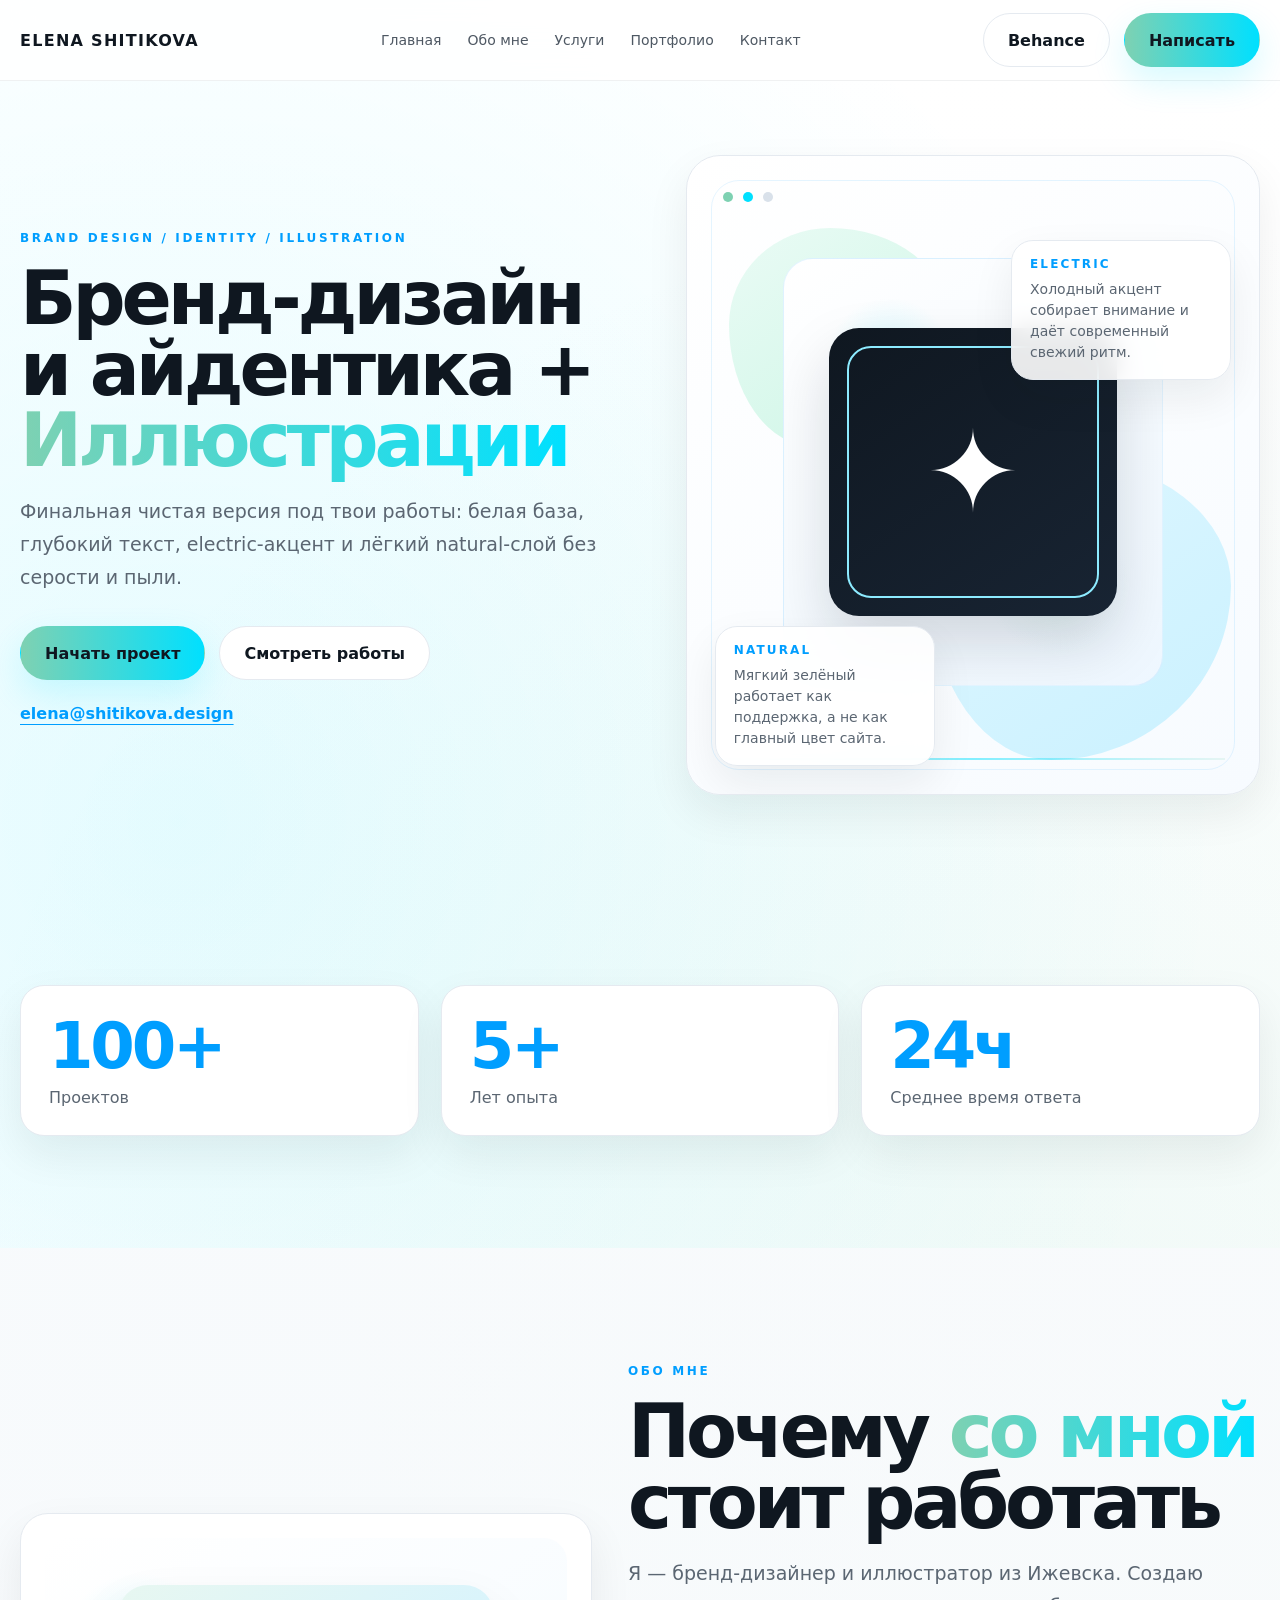
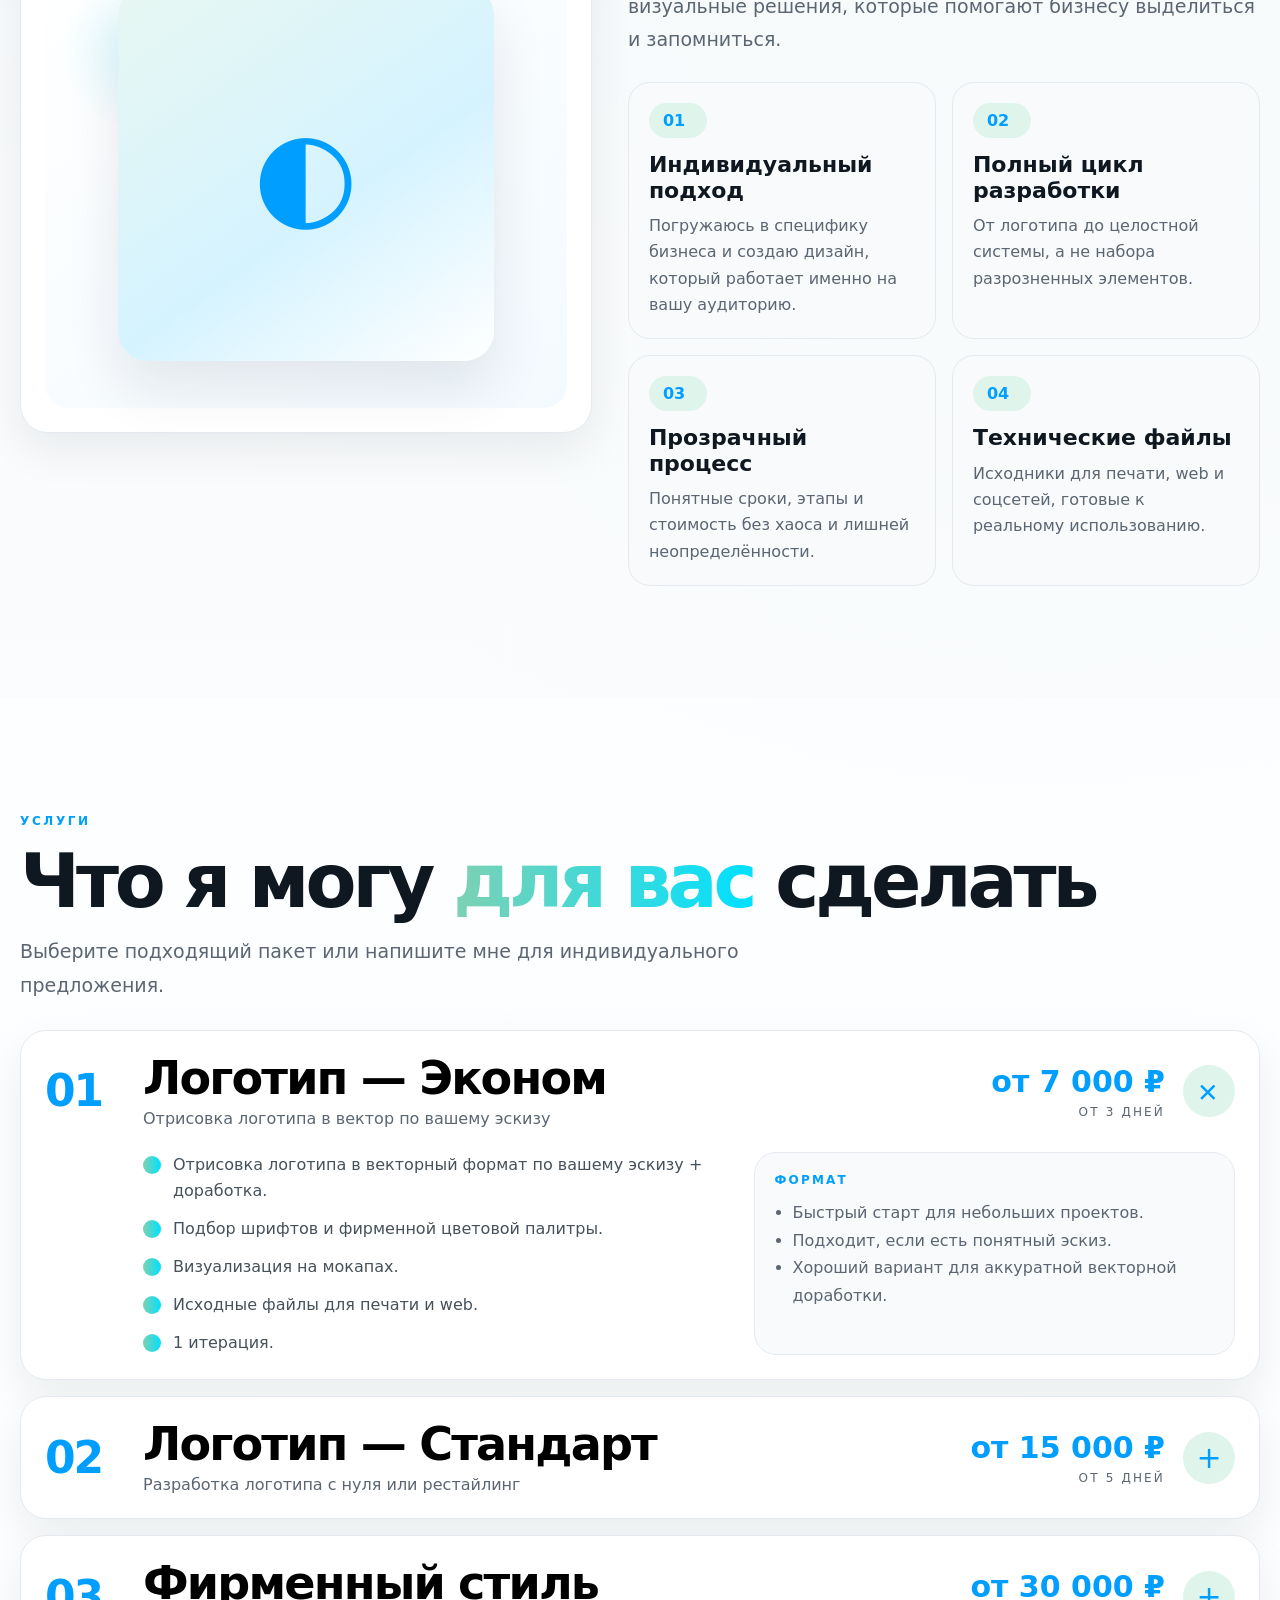
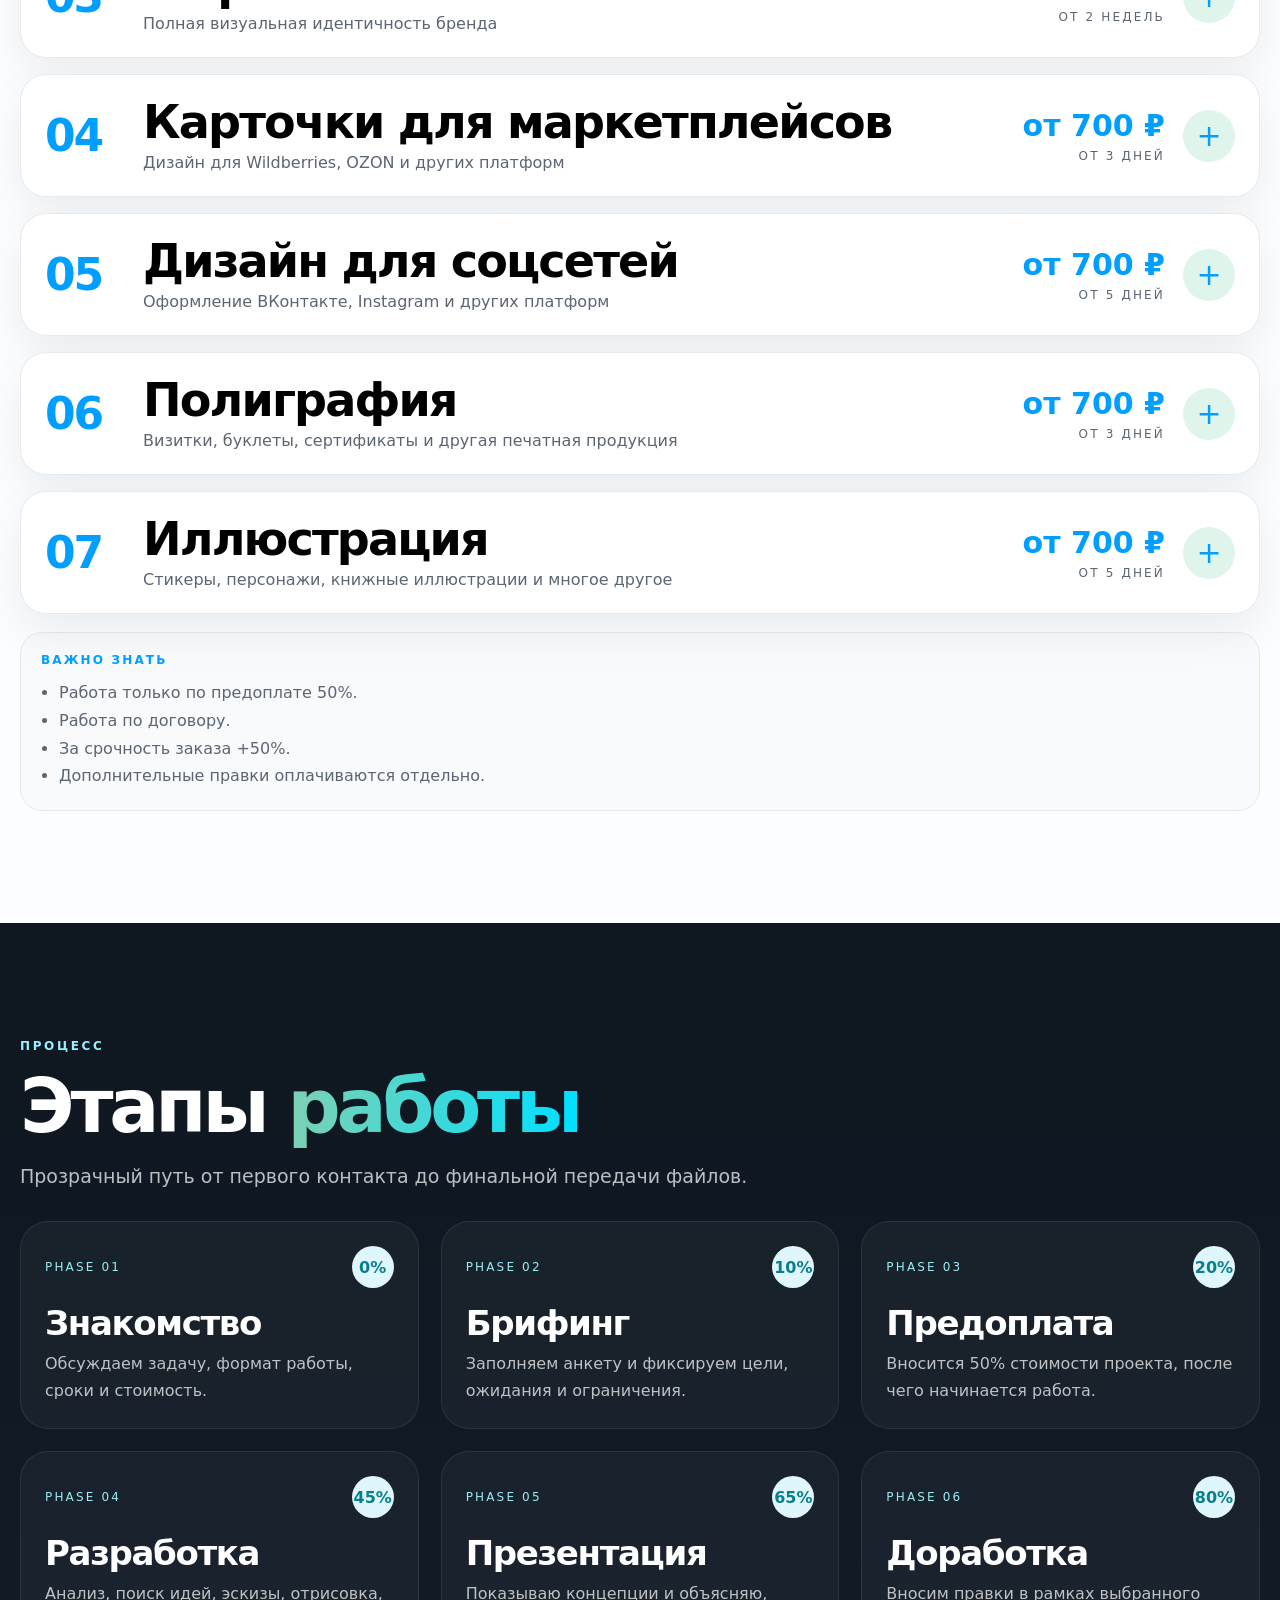
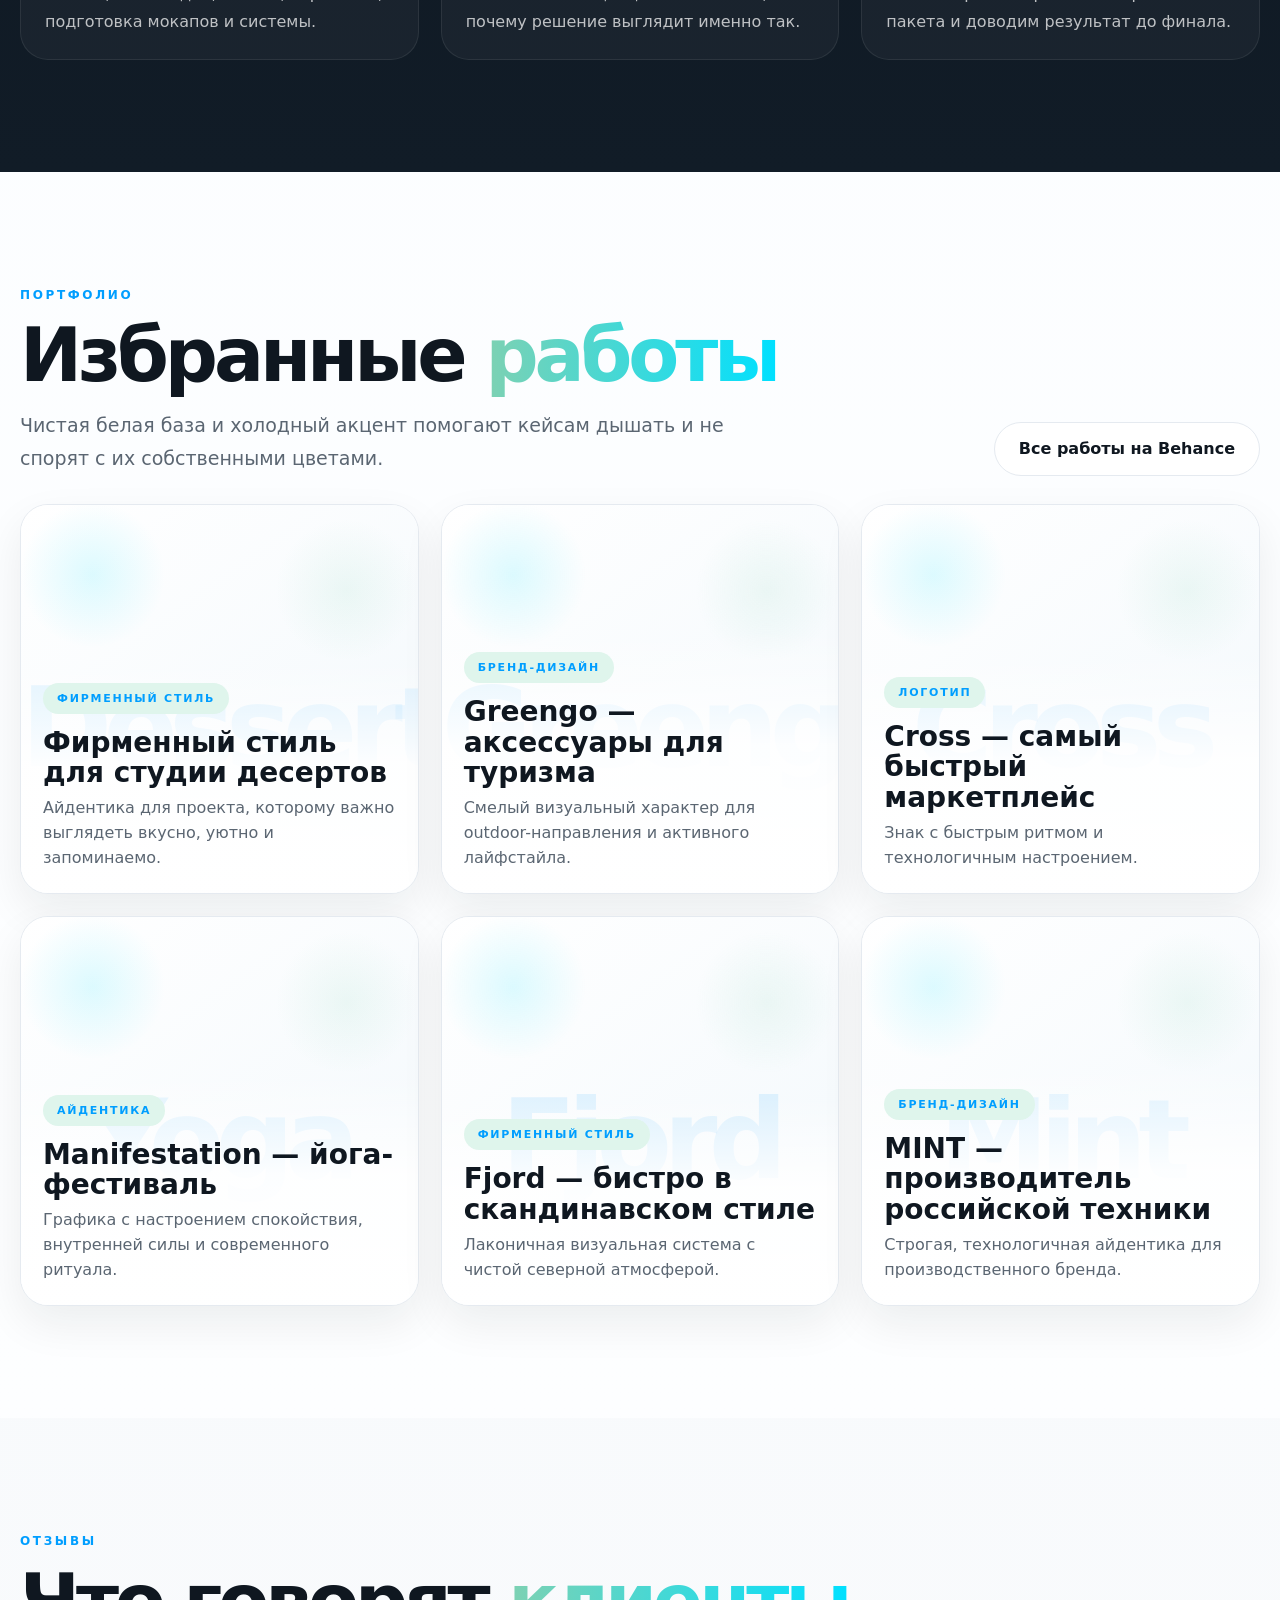
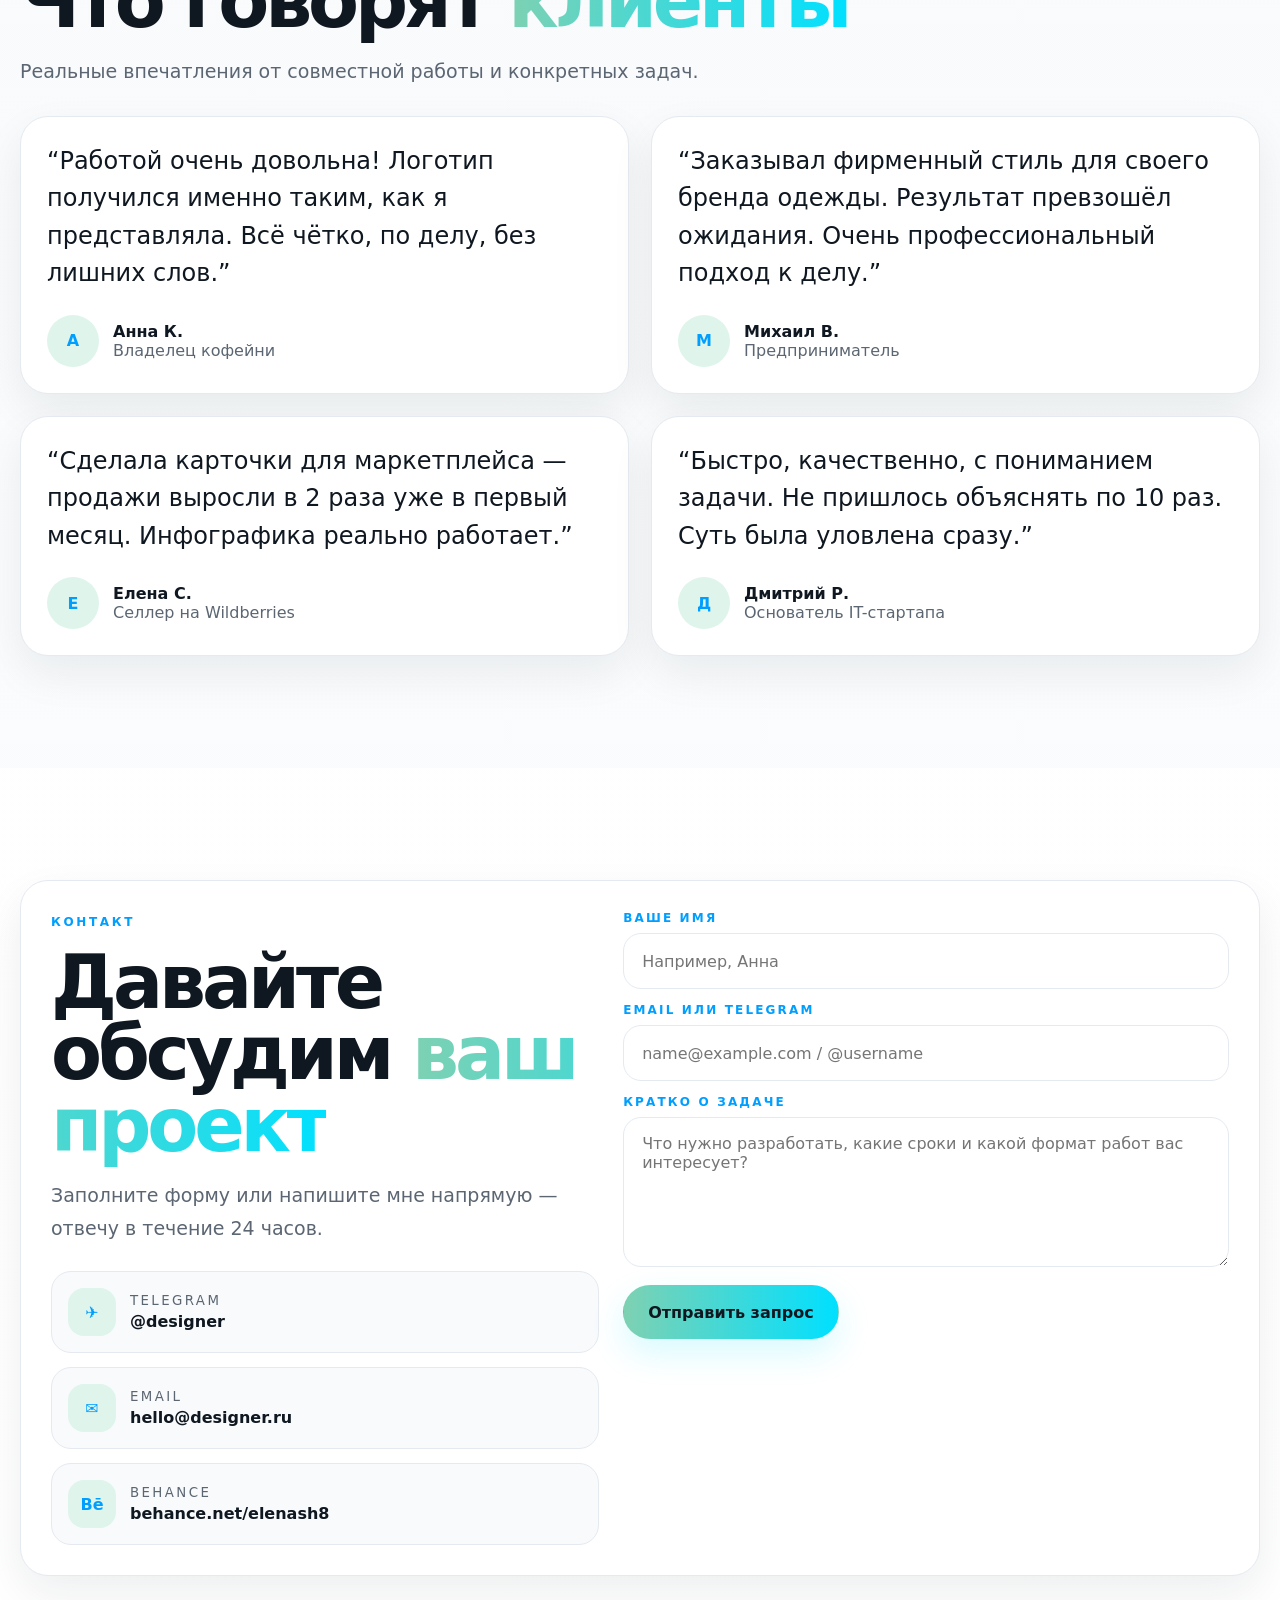
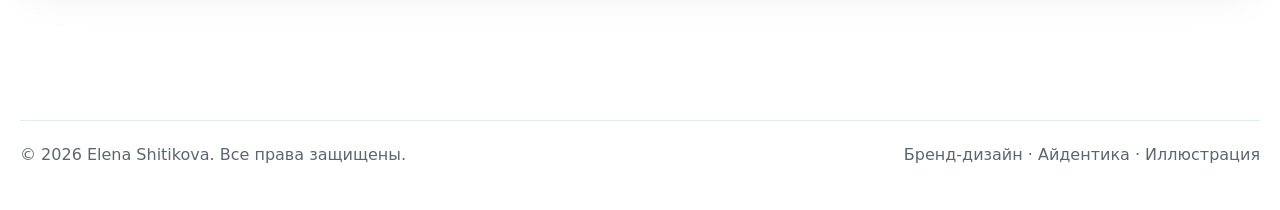
<file: index_final_palette_clean.html>
<!DOCTYPE html>
<html lang="ru">
<head>
<meta charset="UTF-8" />
<meta name="viewport" content="width=device-width, initial-scale=1.0" />
<title>Елена Шитикова — Final Palette</title>
<meta name="description" content="Бренд-дизайн, айдентика, карточки для маркетплейсов, полиграфия и иллюстрации. Портфолио и услуги Елены Шитиковой." />
<style>
:root{
  --bg:#FFFFFF;
  --bg-soft:#F8FAFC;
  --card:#FFFFFF;
  --card-hover:#F1F5F9;
  --line:#E5EAF0;
  --text:#0F1720;
  --muted:#5B6672;
  --natural:#7ED1B2;
  --natural-soft:#DFF5EC;
  --electric:#00E0FF;
  --electric-deep:#009EFF;
  --shadow:0 18px 44px rgba(15,23,32,.07);
  --container:1240px;
  --section:112px;
}
*{box-sizing:border-box}
html{scroll-behavior:smooth}
body{
  margin:0;
  font-family:Inter,ui-sans-serif,system-ui,-apple-system,"Segoe UI",Roboto,Arial,sans-serif;
  color:var(--text);
  background:
    radial-gradient(circle at 14% 10%, rgba(0,224,255,.10), transparent 14%),
    radial-gradient(circle at 82% 16%, rgba(126,209,178,.10), transparent 16%),
    linear-gradient(180deg, #FFFFFF 0%, #FBFDFF 52%, #FFFFFF 100%);
}
a{text-decoration:none;color:inherit}
button,input,textarea{font:inherit}
.container{width:min(var(--container), calc(100% - 40px)); margin:0 auto}
.section{padding:var(--section) 0}
.section-soft{background:linear-gradient(180deg, rgba(248,250,252,.95), rgba(248,250,252,.65))}
.section-dark{background:linear-gradient(180deg, #0F1720 0%, #111C27 100%); color:#fff}
.eyebrow{
  display:inline-block; margin-bottom:18px; font-size:12px; letter-spacing:.22em;
  text-transform:uppercase; font-weight:800; color:var(--electric-deep);
}
.section-dark .eyebrow{color:#97EFFF}
.title{
  margin:0; font-size:clamp(40px,5.8vw,88px); line-height:.96;
  letter-spacing:-.055em; font-weight:800;
}
.title .accent{
  background:linear-gradient(90deg, var(--natural), var(--electric));
  -webkit-background-clip:text; background-clip:text; color:transparent;
}
.lead{
  margin:18px 0 0; max-width:760px; color:var(--muted);
  font-size:19px; line-height:1.75;
}
.section-dark .lead{color:rgba(255,255,255,.72)}
.header{
  position:sticky; top:0; z-index:50; backdrop-filter:blur(16px);
  background:rgba(255,255,255,.82); border-bottom:1px solid rgba(15,23,32,.06);
}
.header .container{
  min-height:80px; display:flex; align-items:center; justify-content:space-between; gap:24px;
}
.brand{font-weight:800; letter-spacing:.08em; text-transform:uppercase}
.nav{display:flex; gap:26px; font-size:14px; color:#4E5863}
.nav a{position:relative}
.nav a:after{
  content:""; position:absolute; left:0; right:0; bottom:-8px; height:2px;
  background:linear-gradient(90deg, var(--natural), var(--electric));
  transform:scaleX(0); transform-origin:left; transition:.3s;
}
.nav a:hover:after{transform:scaleX(1)}
.actions{display:flex; gap:14px; align-items:center}
.btn{
  display:inline-flex; align-items:center; justify-content:center; gap:10px;
  min-height:54px; padding:0 24px; border-radius:999px; font-weight:700;
  transition:.28s ease; border:1px solid transparent; cursor:pointer;
}
.btn:hover{transform:translateY(-2px)}
.btn-primary{
  background:linear-gradient(90deg, var(--natural), var(--electric));
  color:#0F1720; box-shadow:0 14px 34px rgba(0,224,255,.16);
}
.btn-secondary{background:#fff; border-color:var(--line); color:var(--text)}
.btn-secondary:hover{background:var(--card-hover)}

.hero{padding:74px 0 96px}
.hero-grid{
  display:grid; grid-template-columns:1.03fr .97fr; gap:56px; align-items:center;
}
.hero-copy .lead{max-width:650px}
.hero-actions{display:flex; gap:14px; flex-wrap:wrap; margin-top:32px}
.hero-mail{
  display:inline-block; margin-top:24px; color:var(--electric-deep);
  font-weight:700; text-decoration:underline; text-underline-offset:5px;
}
.hero-visual{
  position:relative; min-height:640px; border-radius:34px;
  background:linear-gradient(145deg, #FFFFFF 0%, #F7FBFF 100%);
  border:1px solid var(--line); overflow:hidden; box-shadow:var(--shadow);
}
.hero-frame{
  position:absolute; inset:24px; border-radius:28px;
  border:1px solid rgba(0,158,255,.10);
}
.hero-topbar{
  position:absolute; left:36px; top:36px; display:flex; gap:10px;
}
.hero-topbar span{
  width:10px; height:10px; border-radius:999px; background:var(--line);
}
.hero-topbar span:nth-child(1){background:var(--natural)}
.hero-topbar span:nth-child(2){background:var(--electric)}
.hero-topbar span:nth-child(3){background:#D9E1EA}
.hero-wave{
  position:absolute; inset:auto 34px 34px 34px; height:2px;
  background:linear-gradient(90deg, rgba(126,209,178,.15), rgba(0,224,255,.48), rgba(126,209,178,.15));
}
.hero-blob{
  position:absolute; border-radius:46% 54% 60% 40% / 44% 42% 58% 56%;
}
.hero-blob.a{
  width:220px;height:220px;left:42px;top:72px;
  background:linear-gradient(145deg, #EAFBF5, #CCF6E5);
}
.hero-blob.b{
  width:300px;height:300px;right:28px;bottom:34px;
  background:linear-gradient(145deg, #DFF7FF, #CAF1FF);
}
.hero-core{
  position:absolute; inset:102px 96px 108px 96px; border-radius:30px;
  overflow:hidden;
  background:
    radial-gradient(circle at 28% 24%, rgba(0,224,255,.14), transparent 15%),
    radial-gradient(circle at 72% 76%, rgba(126,209,178,.14), transparent 17%),
    linear-gradient(145deg, #FFFFFF 0%, #EEF7FF 100%);
  border:1px solid rgba(0,158,255,.10);
  display:grid; place-items:center;
}
.hero-core .shape{
  width:76%; aspect-ratio:1/1; border-radius:30px;
  background:linear-gradient(145deg, #0F1720, #182433);
  position:relative; box-shadow:0 28px 60px rgba(15,23,32,.15);
}
.hero-core .shape:before{
  content:""; position:absolute; inset:18px; border:2px solid #8DEBFF; border-radius:24px;
}
.hero-core .shape:after{
  content:"✦"; position:absolute; inset:0; display:grid; place-items:center;
  font-size:112px; color:#fff;
}
.hero-panel{
  position:absolute; background:rgba(255,255,255,.9); backdrop-filter:blur(12px);
  border:1px solid var(--line); border-radius:22px; box-shadow:var(--shadow);
  padding:16px 18px; max-width:220px;
}
.hero-panel strong{
  display:block; margin-bottom:8px; font-size:12px; letter-spacing:.18em;
  text-transform:uppercase; color:var(--electric-deep);
}
.hero-panel span{color:var(--muted); line-height:1.5; font-size:14px}
.hero-panel.one{left:28px;bottom:28px}
.hero-panel.two{right:28px;top:84px}

.stats{
  display:grid; grid-template-columns:repeat(3,1fr); gap:22px; margin-top:-18px;
}
.stat{
  background:#fff; border:1px solid var(--line); border-radius:24px;
  box-shadow:var(--shadow); padding:28px;
}
.stat-num{
  margin:0; font-size:clamp(44px,5vw,72px); line-height:1;
  font-weight:800; letter-spacing:-.05em; color:var(--electric-deep);
}
.stat-label{margin-top:10px;color:var(--muted)}

.about-grid{
  display:grid; grid-template-columns:.95fr 1.05fr; gap:36px; align-items:center;
}
.panel,.review,.contact-shell{
  background:#fff; border:1px solid var(--line); border-radius:28px; box-shadow:var(--shadow);
}
.about-panel{padding:24px}
.about-art{
  min-height:470px; border-radius:24px;
  background:
    radial-gradient(circle at 18% 24%, rgba(0,224,255,.12), transparent 14%),
    linear-gradient(145deg, #FFFFFF, #F3FAFF);
  display:grid; place-items:center;
}
.about-art .object{
  width:72%; aspect-ratio:1/1; border-radius:30px;
  background:linear-gradient(145deg, #E7F7F1, #D5F3FF 58%, #FFFFFF 100%);
  box-shadow:0 28px 56px rgba(15,23,32,.09); display:grid; place-items:center;
}
.about-art .object span{font-size:120px; color:var(--electric-deep)}
.about-points{
  display:grid; grid-template-columns:repeat(2,1fr); gap:16px; margin-top:26px;
}
.point{
  background:var(--bg-soft); border:1px solid var(--line); border-radius:22px; padding:20px;
}
.point .num{
  display:inline-flex; min-width:58px; padding:8px 14px; border-radius:999px;
  background:var(--natural-soft); color:var(--electric-deep); font-weight:800; margin-bottom:14px;
}
.point h3{margin:0 0 10px; font-size:22px; line-height:1.15}
.point p{margin:0; color:var(--muted); line-height:1.65}

.section-head{
  display:flex; justify-content:space-between; gap:24px; align-items:end; margin-bottom:28px;
}
.accordion{display:grid; gap:16px}
.acc{
  background:#fff; border:1px solid var(--line); border-radius:26px; overflow:hidden; box-shadow:var(--shadow);
}
.acc-btn{
  width:100%; border:0; background:none; cursor:pointer; text-align:left;
  display:grid; grid-template-columns:80px 1fr auto auto; gap:18px; align-items:center;
  padding:24px;
}
.acc-num{
  font-size:44px; line-height:1; font-weight:800; letter-spacing:-.05em; color:var(--electric-deep);
}
.acc-title{
  font-size:clamp(28px,3.6vw,50px); line-height:1; letter-spacing:-.04em; font-weight:800;
}
.acc-sub{margin-top:8px; color:var(--muted)}
.acc-price{text-align:right}
.acc-price strong{display:block; font-size:30px; color:var(--electric-deep)}
.acc-price span{
  display:block; margin-top:6px; font-size:12px; letter-spacing:.18em;
  text-transform:uppercase; color:var(--muted);
}
.acc-plus{
  width:52px; height:52px; border-radius:999px; display:grid; place-items:center;
  background:var(--natural-soft); color:var(--electric-deep); font-size:30px; transition:.28s ease;
}
.acc.open .acc-plus{transform:rotate(45deg)}
.acc-panel{max-height:0; overflow:hidden; transition:max-height .4s ease}
.acc-inner{
  padding:0 24px 24px 122px; display:grid; grid-template-columns:1.1fr .9fr; gap:22px;
}
.features{display:grid; gap:12px}
.feature{
  display:flex; gap:12px; color:#46515A; line-height:1.62;
}
.feature i{
  width:18px; height:18px; border-radius:999px;
  background:linear-gradient(90deg, var(--natural), var(--electric));
  flex-shrink:0; margin-top:4px;
}
.note{
  border-radius:22px; padding:20px; background:var(--bg-soft); border:1px solid var(--line);
}
.note h4{
  margin:0 0 12px; font-size:12px; letter-spacing:.18em;
  text-transform:uppercase; color:var(--electric-deep);
}
.note ul{margin:0; padding-left:18px; color:var(--muted); line-height:1.72}

.process-grid,.portfolio-grid{
  display:grid; grid-template-columns:repeat(3,1fr); gap:22px;
}
.box{
  padding:24px; background:rgba(255,255,255,.04); border:1px solid rgba(255,255,255,.08); border-radius:28px;
}
.phase{
  display:flex; align-items:center; justify-content:space-between; margin-bottom:18px;
}
.phase span{
  font-size:12px; letter-spacing:.18em; text-transform:uppercase; color:#9DEAF4;
}
.phase b{
  min-width:42px; height:42px; border-radius:999px; display:grid; place-items:center;
  background:#DFF7FC; color:#087F8C;
}
.box h3{
  margin:0 0 10px; font-size:34px; line-height:1; letter-spacing:-.04em;
}
.box p{
  margin:0; color:rgba(255,255,255,.72); line-height:1.7;
}

.work{
  min-height:390px; position:relative; overflow:hidden;
}
.work-art{
  position:absolute; inset:0;
  background:
    radial-gradient(circle at 18% 18%, rgba(0,224,255,.13), transparent 16%),
    radial-gradient(circle at 82% 22%, rgba(126,209,178,.12), transparent 16%),
    linear-gradient(145deg, #FFFFFF 0%, #F2F8FC 100%);
}
.work-art span{
  position:absolute; inset:auto 0 26% 0; text-align:center;
  font-size:110px; letter-spacing:-.08em; font-weight:800; color:rgba(0,158,255,.10);
}
.work-content{
  position:absolute; inset:auto 0 0 0; padding:22px;
  background:linear-gradient(180deg, rgba(255,255,255,0), rgba(255,255,255,.92) 44%, rgba(255,255,255,.98) 100%);
}
.tag{
  display:inline-flex; padding:9px 14px; border-radius:999px;
  background:var(--natural-soft); color:var(--electric-deep);
  font-size:11px; font-weight:800; letter-spacing:.16em; text-transform:uppercase;
}
.work h3{margin:14px 0 8px; font-size:28px; line-height:1.08}
.work p{margin:0; color:var(--muted); line-height:1.55}
.work-arrow{
  position:absolute; right:18px; top:18px; width:50px; height:50px;
  border-radius:999px; display:grid; place-items:center;
  background:linear-gradient(90deg, var(--natural), var(--electric));
  color:#0F1720; opacity:0; transform:translateY(10px); transition:.3s ease;
}
.work:hover .work-arrow{opacity:1; transform:translateY(0)}
.work:hover .work-art{transform:scale(1.04); transition:.55s ease}

.reviews-grid{
  display:grid; grid-template-columns:repeat(2,1fr); gap:22px;
}
.review{padding:26px}
.quote{font-size:24px; line-height:1.56}
.author{
  display:flex; gap:14px; align-items:center; margin-top:22px;
}
.avatar{
  width:52px; height:52px; border-radius:999px; display:grid; place-items:center;
  background:var(--natural-soft); color:var(--electric-deep); font-weight:800;
}
.author span{display:block; color:var(--muted)}

.contact-shell{padding:30px}
.contact-grid{
  display:grid; grid-template-columns:.95fr 1.05fr; gap:24px;
}
.contact-links{
  display:grid; gap:14px; margin-top:26px;
}
.contact-link{
  display:flex; gap:14px; align-items:center; padding:16px;
  border-radius:20px; background:var(--bg-soft); border:1px solid var(--line);
}
.ic{
  width:48px; height:48px; border-radius:16px; display:grid; place-items:center;
  background:var(--natural-soft); color:var(--electric-deep); font-weight:800;
}
.contact-link small{
  display:block; margin-bottom:4px; color:var(--muted);
  letter-spacing:.18em; text-transform:uppercase;
}
.field{margin-bottom:14px}
.field label{
  display:block; margin-bottom:8px; font-size:12px; letter-spacing:.18em;
  text-transform:uppercase; color:var(--electric-deep); font-weight:800;
}
.field input,.field textarea{
  width:100%; min-height:56px; padding:16px 18px; border-radius:18px;
  outline:none; border:1px solid var(--line); background:#fff; color:var(--text);
}
.field textarea{min-height:150px; resize:vertical}
.field input:focus,.field textarea:focus{
  border-color:var(--electric); box-shadow:0 0 0 4px rgba(0,224,255,.10);
}
.success{
  display:none; margin-top:14px; padding:16px 18px; border-radius:18px;
  background:#EAFBFF; color:#087F8C;
}
.footer{
  padding:32px 0 46px; color:var(--muted);
}
.footer .container{
  display:flex; justify-content:space-between; gap:20px; flex-wrap:wrap;
  border-top:1px solid var(--line); padding-top:24px;
}

@media (max-width:1080px){
  .hero-grid,.about-grid,.contact-grid{grid-template-columns:1fr}
  .process-grid,.portfolio-grid{grid-template-columns:repeat(2,1fr)}
  .acc-inner{grid-template-columns:1fr; padding-left:24px}
}
@media (max-width:760px){
  :root{--section:84px}
  .nav{display:none}
  .stats,.process-grid,.portfolio-grid,.reviews-grid,.about-points{grid-template-columns:1fr}
  .acc-btn{grid-template-columns:56px 1fr 52px}
  .acc-price{display:none}
  .acc-title{font-size:30px}
  .hero-visual{min-height:460px}
}
@media (max-width:560px){
  .container{width:min(var(--container), calc(100% - 24px))}
  .title{font-size:38px}
}
</style>
</head>
<body>
<header class="header">
  <div class="container">
    <div class="brand">Elena Shitikova</div>
    <nav class="nav">
      <a href="#hero">Главная</a>
      <a href="#about">Обо мне</a>
      <a href="#services">Услуги</a>
      <a href="#portfolio">Портфолио</a>
      <a href="#contact">Контакт</a>
    </nav>
    <div class="actions">
      <a class="btn btn-secondary" href="https://www.behance.net/elenash8" target="_blank" rel="noopener">Behance</a>
      <a class="btn btn-primary" href="#contact">Написать</a>
    </div>
  </div>
</header>

<main>
<section class="hero" id="hero">
  <div class="container hero-grid">
    <div class="hero-copy">
      <div class="eyebrow">Brand design / identity / illustration</div>
      <h1 class="title">Бренд-дизайн<br>и айдентика +<br><span class="accent">Иллюстрации</span></h1>
      <p class="lead">Финальная чистая версия под твои работы: белая база, глубокий текст, electric-акцент и лёгкий natural-слой без серости и пыли.</p>
      <div class="hero-actions">
        <a class="btn btn-primary" href="#contact">Начать проект</a>
        <a class="btn btn-secondary" href="#portfolio">Смотреть работы</a>
      </div>
      <a class="hero-mail" href="mailto:elena@shitikova.design">elena@shitikova.design</a>
    </div>
    <div class="hero-visual">
      <div class="hero-topbar"><span></span><span></span><span></span></div>
      <div class="hero-blob a"></div>
      <div class="hero-blob b"></div>
      <div class="hero-frame"></div>
      <div class="hero-wave"></div>
      <div class="hero-core"><div class="shape"></div></div>
      <div class="hero-panel one"><strong>Natural</strong><span>Мягкий зелёный работает как поддержка, а не как главный цвет сайта.</span></div>
      <div class="hero-panel two"><strong>Electric</strong><span>Холодный акцент собирает внимание и даёт современный свежий ритм.</span></div>
    </div>
  </div>
</section>

<section class="section">
  <div class="container">
    <div class="stats">
      <div class="stat"><p class="stat-num">100+</p><div class="stat-label">Проектов</div></div>
      <div class="stat"><p class="stat-num">5+</p><div class="stat-label">Лет опыта</div></div>
      <div class="stat"><p class="stat-num">24ч</p><div class="stat-label">Среднее время ответа</div></div>
    </div>
  </div>
</section>

<section class="section section-soft" id="about">
  <div class="container about-grid">
    <div class="panel about-panel">
      <div class="about-art"><div class="object"><span>◐</span></div></div>
    </div>
    <div>
      <div class="eyebrow">Обо мне</div>
      <h2 class="title">Почему <span class="accent">со мной</span> стоит работать</h2>
      <p class="lead">Я — бренд-дизайнер и иллюстратор из Ижевска. Создаю визуальные решения, которые помогают бизнесу выделиться и запомниться.</p>
      <div class="about-points">
        <article class="point"><span class="num">01</span><h3>Индивидуальный подход</h3><p>Погружаюсь в специфику бизнеса и создаю дизайн, который работает именно на вашу аудиторию.</p></article>
        <article class="point"><span class="num">02</span><h3>Полный цикл разработки</h3><p>От логотипа до целостной системы, а не набора разрозненных элементов.</p></article>
        <article class="point"><span class="num">03</span><h3>Прозрачный процесс</h3><p>Понятные сроки, этапы и стоимость без хаоса и лишней неопределённости.</p></article>
        <article class="point"><span class="num">04</span><h3>Технические файлы</h3><p>Исходники для печати, web и соцсетей, готовые к реальному использованию.</p></article>
      </div>
    </div>
  </div>
</section>

<section class="section" id="services">
  <div class="container">
    <div class="section-head">
      <div>
        <div class="eyebrow">Услуги</div>
        <h2 class="title">Что я могу <span class="accent">для вас</span> сделать</h2>
        <p class="lead">Выберите подходящий пакет или напишите мне для индивидуального предложения.</p>
      </div>
    </div>

    <div class="accordion">
      <article class="acc">
        <button class="acc-btn" type="button"><div class="acc-num">01</div><div><div class="acc-title">Логотип — Эконом</div><div class="acc-sub">Отрисовка логотипа в вектор по вашему эскизу</div></div><div class="acc-price"><strong>от 7 000 ₽</strong><span>от 3 дней</span></div><div class="acc-plus">+</div></button>
        <div class="acc-panel"><div class="acc-inner"><div class="features">
          <div class="feature"><i></i><span>Отрисовка логотипа в векторный формат по вашему эскизу + доработка.</span></div>
          <div class="feature"><i></i><span>Подбор шрифтов и фирменной цветовой палитры.</span></div>
          <div class="feature"><i></i><span>Визуализация на мокапах.</span></div>
          <div class="feature"><i></i><span>Исходные файлы для печати и web.</span></div>
          <div class="feature"><i></i><span>1 итерация.</span></div>
        </div><div class="note"><h4>Формат</h4><ul><li>Быстрый старт для небольших проектов.</li><li>Подходит, если есть понятный эскиз.</li><li>Хороший вариант для аккуратной векторной доработки.</li></ul></div></div></div>
      </article>

      <article class="acc">
        <button class="acc-btn" type="button"><div class="acc-num">02</div><div><div class="acc-title">Логотип — Стандарт</div><div class="acc-sub">Разработка логотипа с нуля или рестайлинг</div></div><div class="acc-price"><strong>от 15 000 ₽</strong><span>от 5 дней</span></div><div class="acc-plus">+</div></button>
        <div class="acc-panel"><div class="acc-inner"><div class="features">
          <div class="feature"><i></i><span>Анализ брифа, постановка цели и задач.</span></div>
          <div class="feature"><i></i><span>Анализ ниши, аудитории и конкурентов.</span></div>
          <div class="feature"><i></i><span>Создание мудборда и 3 вариантов логотипа.</span></div>
          <div class="feature"><i></i><span>Подбор шрифтов, палитры, логобук.</span></div>
          <div class="feature"><i></i><span>3 итерации в рамках ТЗ.</span></div>
        </div><div class="note"><h4>Подходит для</h4><ul><li>Нового бренда или аккуратного обновления существующего.</li><li>Проектов, где нужен осмысленный знак и система версий.</li><li>Бизнесов, которые хотят выглядеть увереннее и дороже.</li></ul></div></div></div>
      </article>

      <article class="acc">
        <button class="acc-btn" type="button"><div class="acc-num">03</div><div><div class="acc-title">Фирменный стиль</div><div class="acc-sub">Полная визуальная идентичность бренда</div></div><div class="acc-price"><strong>от 30 000 ₽</strong><span>от 2 недель</span></div><div class="acc-plus">+</div></button>
        <div class="acc-panel"><div class="acc-inner"><div class="features">
          <div class="feature"><i></i><span>Анализ брифа, ценностей, миссии и аудитории бренда.</span></div>
          <div class="feature"><i></i><span>Разработка логотипа и краткой версии.</span></div>
          <div class="feature"><i></i><span>Фирменные элементы, палитра, шрифты.</span></div>
          <div class="feature"><i></i><span>Визуализация и гайдлайн.</span></div>
          <div class="feature"><i></i><span>5 итераций в рамках ТЗ.</span></div>
        </div><div class="note"><h4>Результат</h4><ul><li>Цельная визуальная система вместо набора разрозненных решений.</li><li>Материалы для печати, соцсетей, сайта и презентаций.</li><li>База для дальнейшего роста бренда.</li></ul></div></div></div>
      </article>

      <article class="acc">
        <button class="acc-btn" type="button"><div class="acc-num">04</div><div><div class="acc-title">Карточки для маркетплейсов</div><div class="acc-sub">Дизайн для Wildberries, OZON и других платформ</div></div><div class="acc-price"><strong>от 700 ₽</strong><span>от 3 дней</span></div><div class="acc-plus">+</div></button>
        <div class="acc-panel"><div class="acc-inner"><div class="features">
          <div class="feature"><i></i><span>Разработка дизайна с учётом правил оферты маркетплейса.</span></div>
          <div class="feature"><i></i><span>Главная карточка — 1000 ₽, последующие слайды — 700 ₽.</span></div>
          <div class="feature"><i></i><span>Размерная сетка — 800 ₽, рич-контент — от 3000 ₽.</span></div>
          <div class="feature"><i></i><span>Подбор палитры и визуальных акцентов под продукт.</span></div>
          <div class="feature"><i></i><span>2 итерации в рамках ТЗ.</span></div>
        </div><div class="note"><h4>Фокус</h4><ul><li>Чтобы карточка привлекала внимание ещё до чтения текста.</li><li>Чтобы инфографика была понятной и визуально чистой.</li><li>Чтобы продукт выглядел убедительно в конкурентной выдаче.</li></ul></div></div></div>
      </article>

      <article class="acc">
        <button class="acc-btn" type="button"><div class="acc-num">05</div><div><div class="acc-title">Дизайн для соцсетей</div><div class="acc-sub">Оформление ВКонтакте, Instagram и других платформ</div></div><div class="acc-price"><strong>от 700 ₽</strong><span>от 5 дней</span></div><div class="acc-plus">+</div></button>
        <div class="acc-panel"><div class="acc-inner"><div class="features">
          <div class="feature"><i></i><span>Аватар, обложка, мобильная обложка, меню сообщества.</span></div>
          <div class="feature"><i></i><span>Шаблоны постов и сторис под единый стиль бренда.</span></div>
          <div class="feature"><i></i><span>Скидка 20% за покупку пакета услуг.</span></div>
          <div class="feature"><i></i><span>Оформление под продажи, имидж и навигацию.</span></div>
          <div class="feature"><i></i><span>2 итерации в рамках ТЗ.</span></div>
        </div><div class="note"><h4>Для чего</h4><ul><li>Чтобы сообщество выглядело целостно и профессионально.</li><li>Чтобы визуал был узнаваемым и поддерживал продажи.</li><li>Чтобы оформление работало и в мобильной, и в десктопной версии.</li></ul></div></div></div>
      </article>

      <article class="acc">
        <button class="acc-btn" type="button"><div class="acc-num">06</div><div><div class="acc-title">Полиграфия</div><div class="acc-sub">Визитки, буклеты, сертификаты и другая печатная продукция</div></div><div class="acc-price"><strong>от 700 ₽</strong><span>от 3 дней</span></div><div class="acc-plus">+</div></button>
        <div class="acc-panel"><div class="acc-inner"><div class="features">
          <div class="feature"><i></i><span>Визитка — от 1500 ₽, буклет/брошюра — от 3500 ₽.</span></div>
          <div class="feature"><i></i><span>Сертификат — от 3000 ₽, афиша/плакат — от 5000 ₽.</span></div>
          <div class="feature"><i></i><span>Меню — от 3000 ₽, сопровождение печати + 2000 ₽.</span></div>
          <div class="feature"><i></i><span>Файлы под печать и техническая подготовка макетов.</span></div>
          <div class="feature"><i></i><span>2 итерации в рамках ТЗ.</span></div>
        </div><div class="note"><h4>Важно</h4><ul><li>Печатная продукция должна быть не только красивой, но и технологически корректной.</li><li>Учитываются вылеты, разрешение и особенности производства.</li><li>При необходимости сопровождаю проект до печати.</li></ul></div></div></div>
      </article>

      <article class="acc">
        <button class="acc-btn" type="button"><div class="acc-num">07</div><div><div class="acc-title">Иллюстрация</div><div class="acc-sub">Стикеры, персонажи, книжные иллюстрации и многое другое</div></div><div class="acc-price"><strong>от 700 ₽</strong><span>от 5 дней</span></div><div class="acc-plus">+</div></button>
        <div class="acc-panel"><div class="acc-inner"><div class="features">
          <div class="feature"><i></i><span>Стикеры текстовые и простые — от 700 ₽ за штуку.</span></div>
          <div class="feature"><i></i><span>Стикеры иллюстративные — от 1000 ₽, сложный дизайн — от 1500 ₽.</span></div>
          <div class="feature"><i></i><span>Книжные иллюстрации, обложки — от 2000 ₽.</span></div>
          <div class="feature"><i></i><span>Дизайн персонажа — от 3000 ₽, дизайн маскота — от 10 000 ₽.</span></div>
          <div class="feature"><i></i><span>Иллюстрации для настольных игр — по договорённости.</span></div>
        </div><div class="note"><h4>Подход</h4><ul><li>Иллюстрация как часть характера бренда.</li><li>Можно работать как с единичным объектом, так и с серией.</li><li>Подбираю уровень сложности под задачу и бюджет.</li></ul></div></div></div>
      </article>
    </div>

    <div class="note" style="margin-top:18px">
      <h4>Важно знать</h4>
      <ul>
        <li>Работа только по предоплате 50%.</li>
        <li>Работа по договору.</li>
        <li>За срочность заказа +50%.</li>
        <li>Дополнительные правки оплачиваются отдельно.</li>
      </ul>
    </div>
  </div>
</section>

<section class="section section-dark" id="process">
  <div class="container">
    <div class="section-head">
      <div>
        <div class="eyebrow">Процесс</div>
        <h2 class="title">Этапы <span class="accent">работы</span></h2>
        <p class="lead">Прозрачный путь от первого контакта до финальной передачи файлов.</p>
      </div>
    </div>
    <div class="process-grid">
      <article class="box"><div class="phase"><span>Phase 01</span><b>0%</b></div><h3>Знакомство</h3><p>Обсуждаем задачу, формат работы, сроки и стоимость.</p></article>
      <article class="box"><div class="phase"><span>Phase 02</span><b>10%</b></div><h3>Брифинг</h3><p>Заполняем анкету и фиксируем цели, ожидания и ограничения.</p></article>
      <article class="box"><div class="phase"><span>Phase 03</span><b>20%</b></div><h3>Предоплата</h3><p>Вносится 50% стоимости проекта, после чего начинается работа.</p></article>
      <article class="box"><div class="phase"><span>Phase 04</span><b>45%</b></div><h3>Разработка</h3><p>Анализ, поиск идей, эскизы, отрисовка, подготовка мокапов и системы.</p></article>
      <article class="box"><div class="phase"><span>Phase 05</span><b>65%</b></div><h3>Презентация</h3><p>Показываю концепции и объясняю, почему решение выглядит именно так.</p></article>
      <article class="box"><div class="phase"><span>Phase 06</span><b>80%</b></div><h3>Доработка</h3><p>Вносим правки в рамках выбранного пакета и доводим результат до финала.</p></article>
    </div>
  </div>
</section>

<section class="section" id="portfolio">
  <div class="container">
    <div class="section-head">
      <div>
        <div class="eyebrow">Портфолио</div>
        <h2 class="title">Избранные <span class="accent">работы</span></h2>
        <p class="lead">Чистая белая база и холодный акцент помогают кейсам дышать и не спорят с их собственными цветами.</p>
      </div>
      <a class="btn btn-secondary" href="https://www.behance.net/elenash8" target="_blank" rel="noopener">Все работы на Behance</a>
    </div>

    <div class="portfolio-grid">
      <a class="work panel" href="https://www.behance.net/gallery/230122039/firmennyj-stil-dlja-studii-desertov" target="_blank" rel="noopener"><div class="work-art"><span>Dessert</span></div><div class="work-arrow">↗</div><div class="work-content"><span class="tag">Фирменный стиль</span><h3>Фирменный стиль для студии десертов</h3><p>Айдентика для проекта, которому важно выглядеть вкусно, уютно и запоминаемо.</p></div></a>
      <a class="work panel" href="https://www.behance.net/gallery/214919053/Greengo-prodazha-aksessuarov-dlja-turizma-i-puteshestvij" target="_blank" rel="noopener"><div class="work-art"><span>Greengo</span></div><div class="work-arrow">↗</div><div class="work-content"><span class="tag">Бренд-дизайн</span><h3>Greengo — аксессуары для туризма</h3><p>Смелый визуальный характер для outdoor-направления и активного лайфстайла.</p></div></a>
      <a class="work panel" href="https://www.behance.net/gallery/201834105/Cross-samyj-bystryj-marketplejs" target="_blank" rel="noopener"><div class="work-art"><span>Cross</span></div><div class="work-arrow">↗</div><div class="work-content"><span class="tag">Логотип</span><h3>Cross — самый быстрый маркетплейс</h3><p>Знак с быстрым ритмом и технологичным настроением.</p></div></a>
      <a class="work panel" href="https://www.behance.net/elenash8" target="_blank" rel="noopener"><div class="work-art"><span>Yoga</span></div><div class="work-arrow">↗</div><div class="work-content"><span class="tag">Айдентика</span><h3>Manifestation — йога-фестиваль</h3><p>Графика с настроением спокойствия, внутренней силы и современного ритуала.</p></div></a>
      <a class="work panel" href="https://www.behance.net/gallery/194205559/Fjord-bistro-v-skandinavskom-stile" target="_blank" rel="noopener"><div class="work-art"><span>Fjord</span></div><div class="work-arrow">↗</div><div class="work-content"><span class="tag">Фирменный стиль</span><h3>Fjord — бистро в скандинавском стиле</h3><p>Лаконичная визуальная система с чистой северной атмосферой.</p></div></a>
      <a class="work panel" href="https://www.behance.net/gallery/193209231/MINT-proizvoditel-rossijskoj-tehniki" target="_blank" rel="noopener"><div class="work-art"><span>Mint</span></div><div class="work-arrow">↗</div><div class="work-content"><span class="tag">Бренд-дизайн</span><h3>MINT — производитель российской техники</h3><p>Строгая, технологичная айдентика для производственного бренда.</p></div></a>
    </div>
  </div>
</section>

<section class="section section-soft" id="reviews">
  <div class="container">
    <div class="section-head">
      <div>
        <div class="eyebrow">Отзывы</div>
        <h2 class="title">Что говорят <span class="accent">клиенты</span></h2>
        <p class="lead">Реальные впечатления от совместной работы и конкретных задач.</p>
      </div>
    </div>
    <div class="reviews-grid">
      <article class="review"><div class="quote">“Работой очень довольна! Логотип получился именно таким, как я представляла. Всё чётко, по делу, без лишних слов.”</div><div class="author"><div class="avatar">А</div><div><strong>Анна К.</strong><span>Владелец кофейни</span></div></div></article>
      <article class="review"><div class="quote">“Заказывал фирменный стиль для своего бренда одежды. Результат превзошёл ожидания. Очень профессиональный подход к делу.”</div><div class="author"><div class="avatar">М</div><div><strong>Михаил В.</strong><span>Предприниматель</span></div></div></article>
      <article class="review"><div class="quote">“Сделала карточки для маркетплейса — продажи выросли в 2 раза уже в первый месяц. Инфографика реально работает.”</div><div class="author"><div class="avatar">Е</div><div><strong>Елена С.</strong><span>Селлер на Wildberries</span></div></div></article>
      <article class="review"><div class="quote">“Быстро, качественно, с пониманием задачи. Не пришлось объяснять по 10 раз. Суть была уловлена сразу.”</div><div class="author"><div class="avatar">Д</div><div><strong>Дмитрий Р.</strong><span>Основатель IT-стартапа</span></div></div></article>
    </div>
  </div>
</section>

<section class="section" id="contact">
  <div class="container">
    <div class="contact-shell">
      <div class="contact-grid">
        <div>
          <div class="eyebrow">Контакт</div>
          <h2 class="title">Давайте обсудим <span class="accent">ваш проект</span></h2>
          <p class="lead">Заполните форму или напишите мне напрямую — отвечу в течение 24 часов.</p>
          <div class="contact-links">
            <a class="contact-link" href="https://t.me/designer" target="_blank" rel="noopener"><div class="ic">✈</div><div><small>Telegram</small><strong>@designer</strong></div></a>
            <a class="contact-link" href="mailto:hello@designer.ru"><div class="ic">✉</div><div><small>Email</small><strong>hello@designer.ru</strong></div></a>
            <a class="contact-link" href="https://www.behance.net/elenash8" target="_blank" rel="noopener"><div class="ic">Bē</div><div><small>Behance</small><strong>behance.net/elenash8</strong></div></a>
          </div>
        </div>
        <div>
          <form id="finalForm">
            <div class="field"><label for="name">Ваше имя</label><input id="name" type="text" placeholder="Например, Анна" required></div>
            <div class="field"><label for="email">Email или Telegram</label><input id="email" type="text" placeholder="name@example.com / @username" required></div>
            <div class="field"><label for="message">Кратко о задаче</label><textarea id="message" placeholder="Что нужно разработать, какие сроки и какой формат работ вас интересует?" required></textarea></div>
            <button class="btn btn-primary" type="submit">Отправить запрос</button>
            <div class="success" id="success">Спасибо! Сообщение отправлено. Я свяжусь с вами в ближайшее время.</div>
          </form>
        </div>
      </div>
    </div>
  </div>
</section>
</main>

<footer class="footer">
  <div class="container">
    <div>© <span id="year"></span> Elena Shitikova. Все права защищены.</div>
    <div>Бренд-дизайн · Айдентика · Иллюстрация</div>
  </div>
</footer>

<script>
document.querySelectorAll('.acc').forEach((item, index) => {
  const btn = item.querySelector('.acc-btn');
  const panel = item.querySelector('.acc-panel');
  function set(open){
    item.classList.toggle('open', open);
    panel.style.maxHeight = open ? panel.scrollHeight + 'px' : '0px';
  }
  if(index===0) set(true);
  btn.addEventListener('click', ()=>{
    const open = item.classList.contains('open');
    document.querySelectorAll('.acc').forEach(el=>{
      el.classList.remove('open');
      el.querySelector('.acc-panel').style.maxHeight='0px';
    });
    if(!open) set(true);
  });
});
document.getElementById('finalForm').addEventListener('submit', e=>{
  e.preventDefault();
  const form=e.currentTarget;
  if(!form.reportValidity()) return;
  document.getElementById('success').style.display='block';
  form.reset();
});
document.getElementById('year').textContent = new Date().getFullYear();
</script>
</body>
</html>
</file>
